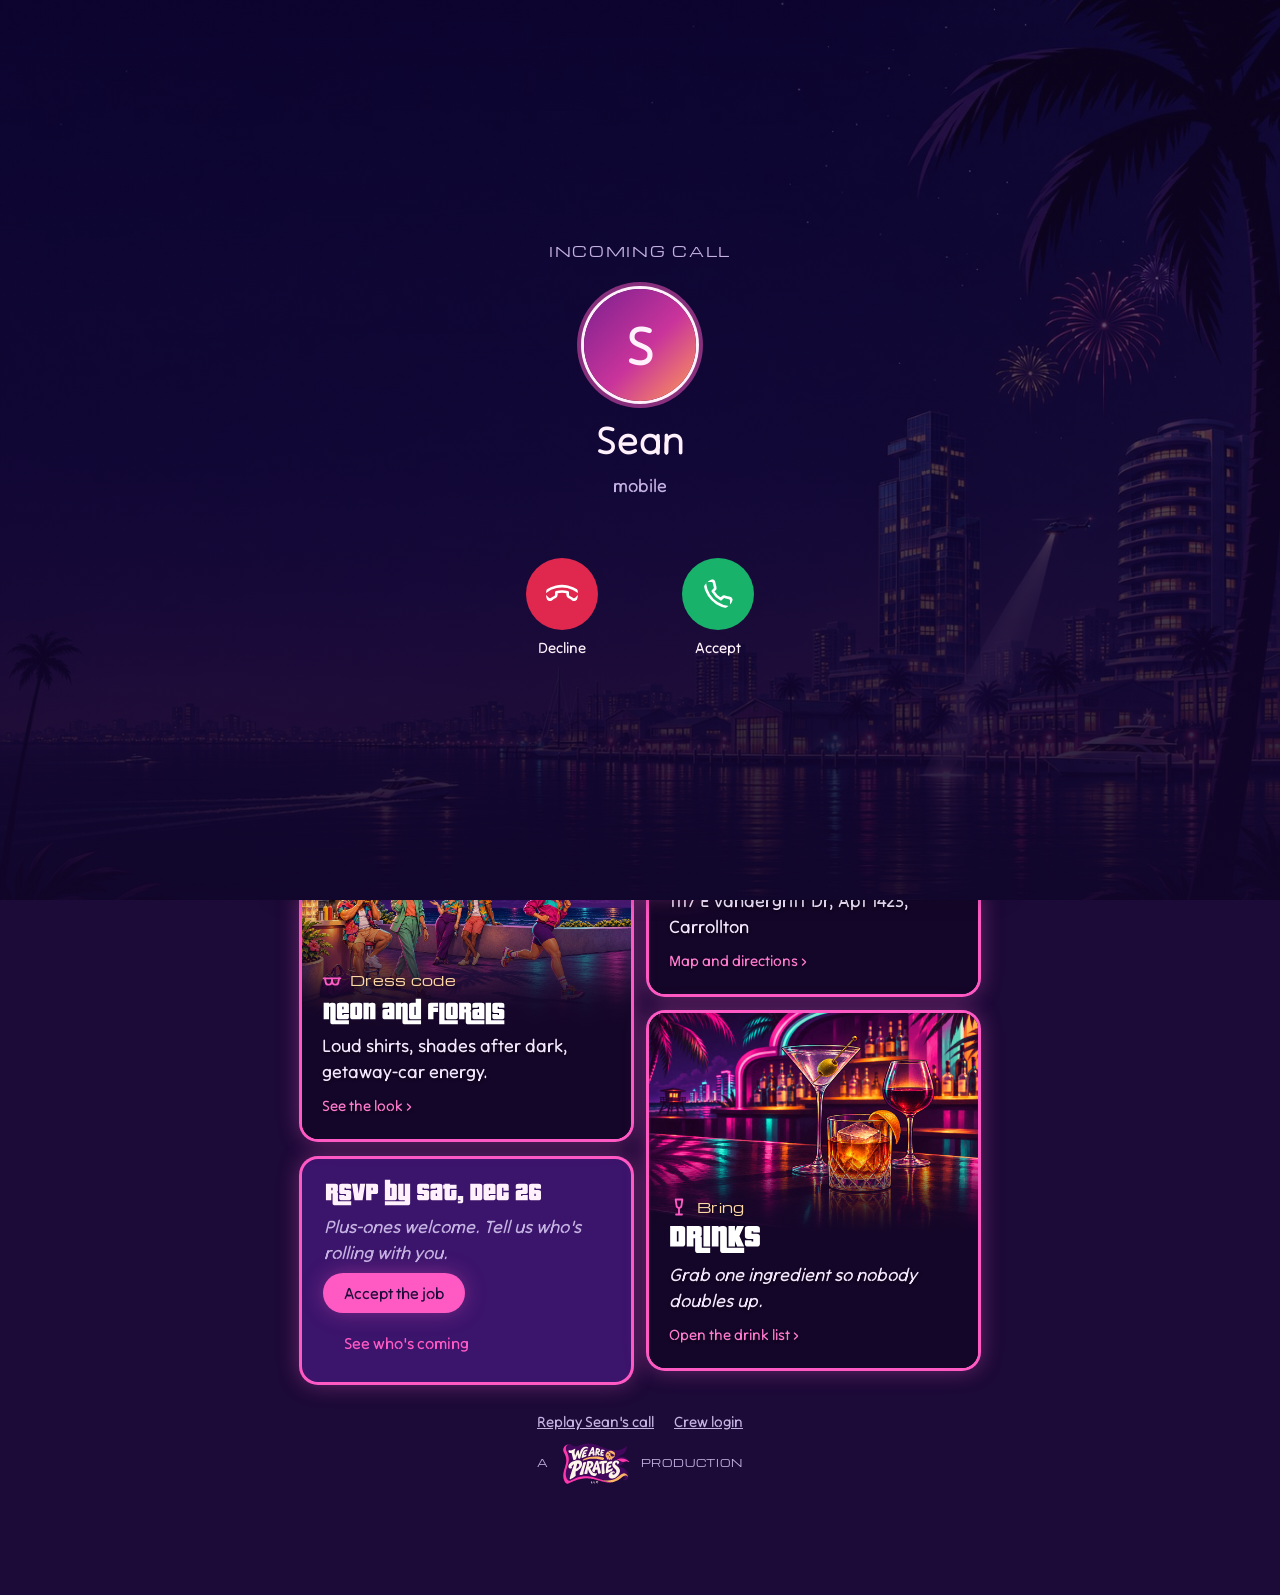
<file: index.html>
<!doctype html>
<html lang="en" data-theme="night">
<head>
<meta charset="utf-8">
<meta name="viewport" content="width=device-width, initial-scale=1, viewport-fit=cover">
<title>Steal 2027: Let's Take 2027 Together!</title>
<meta name="description" content="New Year's Eve at Sean and Grace's. RSVP, claim a drink from the game, and get directions.">
<meta property="og:type" content="website">
<meta property="og:site_name" content="Steal 2027">
<meta property="og:url" content="https://steal-2027.pages.dev/">
<meta property="og:title" content="Let's Take 2027 Together!">
<meta property="og:description" content="One last job before midnight. Dec 31 at Sean and Grace's. RSVP, pick your drinks and get directions.">
<meta property="og:image" content="https://steal-2027.pages.dev/assets/img/share.jpg?v=3">
<meta property="og:image:width" content="1200">
<meta property="og:image:height" content="630">
<meta property="og:image:alt" content="Steal 2027 in GTA-style lettering over a neon Vice City skyline with fireworks. One last job before midnight, Dec 31, 9 PM.">
<meta name="twitter:card" content="summary_large_image">
<meta name="twitter:title" content="Let's Take 2027 Together!">
<meta name="twitter:description" content="One last job before midnight. Dec 31 at Sean and Grace's.">
<meta name="twitter:image" content="https://steal-2027.pages.dev/assets/img/share.jpg?v=3">
<meta name="theme-color" content="#1c0a38">
<meta name="apple-mobile-web-app-capable" content="yes">
<meta name="apple-mobile-web-app-status-bar-style" content="black-translucent">
<meta name="apple-mobile-web-app-title" content="Steal 2027">
<link rel="manifest" href="manifest.webmanifest">
<link rel="icon" href="assets/icons/icon-192.png" type="image/png">
<link rel="apple-touch-icon" href="assets/icons/apple-touch-icon.png">
<link rel="preconnect" href="https://fonts.googleapis.com">
<link rel="stylesheet" href="https://fonts.googleapis.com/css2?family=Michroma&family=Tilt+Neon&family=Yellowtail&display=swap">
<link rel="stylesheet" href="styles.css?v=20261127a">
</head>
<body>
<div class="call" id="call" hidden aria-live="polite">
  <div class="call-ring" id="call-ring">
    <p class="label call-top" id="call-status">Incoming call</p>
    <div class="call-avatar" aria-hidden="true">S</div>
    <p class="call-name">Sean</p>
    <p class="call-sub" id="call-sub">mobile</p>
    <div class="call-actions">
      <button type="button" class="call-btn decline" id="call-decline" aria-label="Decline call"><svg viewBox="0 0 24 24" aria-hidden="true"><path d="M22 16.92v3a2 2 0 0 1-2.18 2 19.79 19.79 0 0 1-8.63-3.07 19.5 19.5 0 0 1-6-6 19.79 19.79 0 0 1-3.07-8.67A2 2 0 0 1 4.11 2h3a2 2 0 0 1 2 1.72 12.84 12.84 0 0 0 .7 2.81 2 2 0 0 1-.45 2.11L8.09 9.91a16 16 0 0 0 6 6l1.27-1.27a2 2 0 0 1 2.11-.45 12.84 12.84 0 0 0 2.81.7A2 2 0 0 1 22 16.92z"></path></svg><span>Decline</span></button>
      <button type="button" class="call-btn accept" id="call-accept" aria-label="Accept call"><svg viewBox="0 0 24 24" aria-hidden="true"><path d="M22 16.92v3a2 2 0 0 1-2.18 2 19.79 19.79 0 0 1-8.63-3.07 19.5 19.5 0 0 1-6-6 19.79 19.79 0 0 1-3.07-8.67A2 2 0 0 1 4.11 2h3a2 2 0 0 1 2 1.72 12.84 12.84 0 0 0 .7 2.81 2 2 0 0 1-.45 2.11L8.09 9.91a16 16 0 0 0 6 6l1.27-1.27a2 2 0 0 1 2.11-.45 12.84 12.84 0 0 0 2.81.7A2 2 0 0 1 22 16.92z"></path></svg><span>Accept</span></button>
    </div>
  </div>
  <div class="call-chat" id="call-chat" hidden>
    <p class="label call-top">Sean &middot; connected</p>
    <ol class="bubbles" id="bubbles"></ol>
    <button type="button" class="btn btn-primary call-go" id="call-go" hidden>I'm in. Show me the job</button>
  </div>
</div>
<div class="app">
<header class="page topbar-wrap">
  <div class="topbar">
    <span class="mission-tag" id="mission-tag" role="img" aria-label="New mission"><img class="art-night mt-main" src="assets/img/missions/new-mission-night.png" alt=""><img class="art-day mt-main" src="assets/img/missions/new-mission-day.png" alt=""><img class="art-night mt-side" src="assets/img/missions/side-mission-night.png" alt=""><img class="art-day mt-side" src="assets/img/missions/side-mission-day.png" alt=""><img class="art-night mt-suit" src="assets/img/missions/suit-up-night.png" alt=""><img class="art-day mt-suit" src="assets/img/missions/suit-up-day.png" alt=""><img class="art-night mt-rv" src="assets/img/missions/rendezvous-night.png" alt=""><img class="art-day mt-rv" src="assets/img/missions/rendezvous-day.png" alt=""></span>
    <button class="theme-btn" id="theme-toggle" type="button" aria-label="Switch to day"><img class="theme-icon theme-sun" src="assets/img/theme-sun.png" alt="" width="52" height="52"><img class="theme-icon theme-moon" src="assets/img/theme-moon.png" alt="" width="52" height="52" onerror="this.closest('button').classList.add('no-moon')"><span class="theme-fallback" aria-hidden="true">Night</span></button>
  </div>
</header>

<main>

<!-- ================= HOME ================= -->
<section class="view page" id="view-home" aria-label="Home">
  <section class="hero">
    <p class="script">A New Year's Eve job, hosted by Sean and Grace</p>
    <h1 class="title-wrap"><svg viewBox="-51 -51 3091 1750" role="img" aria-label="Steal 2027" class="title-art" style="overflow: visible">
<defs>
<linearGradient id="t-steal-grad" x1="0" y1="0" x2="1" y2="1">
<stop offset="0" style="stop-color: var(--art-4)"></stop>
<stop offset="0.5" style="stop-color: var(--art-3)"></stop>
<stop offset="1" style="stop-color: var(--art-2)"></stop>
</linearGradient>
<g id="t-steal-word">
<path transform="translate(1.1999988555908203 -403.199951171875)" fill-rule="nonzero" d="M153.600006103516,433.199951171875L464.400024414063,433.199951171875C547.200012207031,433.199951171875,589.200012207031,465.599975585938,589.200012207031,530.399963378906L589.200012207031,672 339.600006103516,672 339.600006103516,627.599975585938C339.600006103516,626.399963378906,338.400024414063,625.199951171875,337.200012207031,625.199951171875L280.800018310547,625.199951171875C279.600006103516,625.199951171875,278.400024414063,626.399963378906,278.400024414063,627.599975585938L278.400024414063,718.799987792969C278.400024414063,720,279.600006103516,721.199951171875,280.800018310547,721.199951171875L464.400024414063,721.199951171875C547.200012207031,721.199951171875,589.200012207031,752.400024414063,589.200012207031,816L589.200012207031,1105.19995117188C589.200012207031,1168.80004882813,547.200012207031,1200,464.400024414063,1200L153.600006103516,1200C70.8000030517578,1200,28.8000011444092,1168.80004882813,28.8000011444092,1105.19995117188L28.8000011444092,961.200012207031 278.400024414063,961.200012207031 278.400024414063,1006.79998779297C278.400024414063,1008,279.600006103516,1009.20001220703,280.800018310547,1009.20001220703L337.200012207031,1009.20001220703C338.400024414063,1009.20001220703,339.600006103516,1008,339.600006103516,1006.79998779297L339.600006103516,915.599975585938C339.600006103516,914.400024414063,338.400024414063,913.199951171875,337.200012207031,913.199951171875L153.600006103516,913.199951171875C70.8000030517578,913.199951171875,28.8000011444092,880.799987792969,28.8000011444092,816L28.8000011444092,530.399963378906C28.8000011444092,465.599975585938,70.8000030517578,433.199951171875,153.600006103516,433.199951171875z M686.400024414063,433.199951171875L936,433.199951171875 936,482.399963378906 1246.80004882813,482.399963378906 1246.80004882813,672 936,672 936,1006.79998779297C936,1008,937.200012207031,1009.20001220703,938.400024414063,1009.20001220703L996,1009.20001220703C997.200012207031,1009.20001220703,998.400024414063,1008,998.400024414063,1006.79998779297L998.400024414063,721.199951171875 1246.80004882813,721.199951171875 1246.80004882813,1105.19995117188C1246.80004882813,1168.80004882813,1204.80004882813,1200,1122,1200L811.200012207031,1200C728.400024414063,1200,686.400024414063,1168.80004882813,686.400024414063,1105.19995117188L686.400024414063,672 625.200012207031,672 625.200012207031,482.399963378906 686.400024414063,482.399963378906 686.400024414063,433.199951171875z M1557.60009765625,625.199951171875C1556.40002441406,625.199951171875,1555.20007324219,626.399963378906,1555.20007324219,627.599975585938L1555.20007324219,734.400024414063 1616.40002441406,734.400024414063 1616.40002441406,627.599975585938C1616.40002441406,626.399963378906,1615.20007324219,625.199951171875,1614,625.199951171875L1557.60009765625,625.199951171875z M1430.40002441406,433.199951171875L1741.20007324219,433.199951171875C1824,433.199951171875,1866,465.599975585938,1866,530.399963378906L1866,913.199951171875 1555.20007324219,913.199951171875 1555.20007324219,1006.79998779297C1555.20007324219,1008,1556.40002441406,1009.20001220703,1557.60009765625,1009.20001220703L1614,1009.20001220703C1615.20007324219,1009.20001220703,1616.40002441406,1008,1616.40002441406,1006.79998779297L1616.40002441406,961.200012207031 1866,961.200012207031 1866,1105.19995117188C1866,1168.80004882813,1824,1200,1741.20007324219,1200L1430.40002441406,1200C1347.60009765625,1200,1305.60009765625,1168.80004882813,1305.60009765625,1105.19995117188L1305.60009765625,530.399963378906C1305.60009765625,465.599975585938,1347.60009765625,433.199951171875,1430.40002441406,433.199951171875z M2175.60009765625,889.199951171875C2174.40014648438,889.199951171875,2173.2001953125,890.400024414063,2173.2001953125,891.599975585938L2173.2001953125,1006.79998779297C2173.2001953125,1008,2174.40014648438,1009.20001220703,2175.60009765625,1009.20001220703L2234.40014648438,1009.20001220703 2234.40014648438,889.199951171875 2175.60009765625,889.199951171875z M2048.40014648438,433.199951171875L2359.2001953125,433.199951171875C2442,433.199951171875,2484,465.599975585938,2484,530.399963378906L2484,1200 2048.40014648438,1200C1965.60009765625,1200,1923.60009765625,1168.80004882813,1923.60009765625,1105.19995117188L1923.60009765625,816C1923.60009765625,752.400024414063,1965.60009765625,721.199951171875,2048.40014648438,721.199951171875L2234.40014648438,721.199951171875 2234.40014648438,627.599975585938C2234.40014648438,626.399963378906,2233.2001953125,625.199951171875,2232,625.199951171875L2175.60009765625,625.199951171875C2174.40014648438,625.199951171875,2173.2001953125,626.399963378906,2173.2001953125,627.599975585938L2173.2001953125,672 1923.60009765625,672 1923.60009765625,530.399963378906C1923.60009765625,465.599975585938,1965.60009765625,433.199951171875,2048.40014648438,433.199951171875z M2545.19995117188,433.199951171875L2794.80004882813,433.199951171875 2794.80004882813,1009.20001220703 2956.80004882813,1009.20001220703 2956.80004882813,1200 2545.19995117188,1200 2545.19995117188,433.199951171875z"></path>
<path transform="translate(261.00002574920654 417.60009765625)" fill-rule="nonzero" d="M154.800003051758,433.199951171875L465.600006103516,433.199951171875C548.400024414063,433.199951171875,590.400024414063,465.599975585938,590.400024414063,530.399963378906L590.400024414063,816C590.400024414063,880.799987792969,548.400024414063,913.199951171875,465.600006103516,913.199951171875L282,913.199951171875C280.800018310547,913.199951171875,279.600006103516,914.400024414063,279.600006103516,915.599975585938L279.600006103516,1009.20001220703 340.800018310547,1009.20001220703 340.800018310547,961.200012207031 590.400024414063,961.200012207031 590.400024414063,1200 29.9999961853027,1200 29.9999961853027,816C30.0000019073486,752.400024414063,72,721.199951171875,154.800003051758,721.199951171875L338.400024414063,721.199951171875C339.600006103516,721.199951171875,340.800018310547,720,340.800018310547,718.799987792969L340.800018310547,627.599975585938C340.800018310547,626.399963378906,339.600006103516,625.199951171875,338.400024414063,625.199951171875L282,625.199951171875C280.800018310547,625.199951171875,279.600006103516,626.399963378906,279.600006103516,627.599975585938L279.600006103516,672 29.9999961853027,672 29.9999961853027,530.399963378906C30.0000019073486,465.599975585938,72,433.199951171875,154.800003051758,433.199951171875z M901.200073242188,625.199951171875C900,625.199951171875,898.800048828125,626.399963378906,898.800048828125,627.599975585938L898.800048828125,1006.79998779297C898.800048828125,1008,900,1009.20001220703,901.200073242188,1009.20001220703L957.600036621094,1009.20001220703C958.800048828125,1009.20001220703,960,1008,960,1006.79998779297L960,627.599975585938C960,626.399963378906,958.800048828125,625.199951171875,957.600036621094,625.199951171875L901.200073242188,625.199951171875z M774,433.199951171875L1084.80004882813,433.199951171875C1167.60009765625,433.199951171875,1209.60009765625,465.599975585938,1209.60009765625,530.399963378906L1209.60009765625,1105.19995117188C1209.60009765625,1168.80004882813,1167.60009765625,1200,1084.80004882813,1200L774,1200C691.200012207031,1200,649.200012207031,1168.80004882813,649.200012207031,1105.19995117188L649.200012207031,530.399963378906C649.200012207031,465.599975585938,691.200012207031,433.199951171875,774,433.199951171875z M1393.20007324219,433.199951171875L1704,433.199951171875C1786.80004882813,433.199951171875,1828.80004882813,465.599975585938,1828.80004882813,530.399963378906L1828.80004882813,816C1828.80004882813,880.799987792969,1786.80004882813,913.199951171875,1704,913.199951171875L1520.40002441406,913.199951171875C1519.20007324219,913.199951171875,1518,914.400024414063,1518,915.599975585938L1518,1009.20001220703 1579.20007324219,1009.20001220703 1579.20007324219,961.200012207031 1828.80004882813,961.200012207031 1828.80004882813,1200 1268.40002441406,1200 1268.40002441406,816C1268.40002441406,752.400024414063,1310.40002441406,721.199951171875,1393.20007324219,721.199951171875L1576.80004882813,721.199951171875C1578,721.199951171875,1579.20007324219,720,1579.20007324219,718.799987792969L1579.20007324219,627.599975585938C1579.20007324219,626.399963378906,1578,625.199951171875,1576.80004882813,625.199951171875L1520.40002441406,625.199951171875C1519.20007324219,625.199951171875,1518,626.399963378906,1518,627.599975585938L1518,672 1268.40002441406,672 1268.40002441406,530.399963378906C1268.40002441406,465.599975585938,1310.40002441406,433.199951171875,1393.20007324219,433.199951171875z M1875.60009765625,433.199951171875L2436,433.199951171875 2436,610.799987792969 2139.60009765625,1200 1881.60009765625,1200 2194.80004882813,625.199951171875 1875.60009765625,625.199951171875 1875.60009765625,433.199951171875z"></path>
</g>
</defs>
<use href="#t-steal-word" style="fill: url(#t-steal-grad); stroke: url(#t-steal-grad); stroke-width: 90; stroke-linejoin: round"></use>
<use href="#t-steal-word" style="fill: #000000; stroke: #000000; stroke-width: 40; stroke-linejoin: round"></use>
<use href="#t-steal-word" style="fill: #ffffff; stroke: #ffffff; stroke-width: 5; stroke-linejoin: round"></use>
</svg></h1>
    <p class="hero-lead" id="hero-lead">One last job before midnight.<br>Leave 2026 in the rearview.</p>
  </section>

  <div class="ticker" id="ticker" hidden>
    <span class="ticker-live"><span class="ticker-dot" aria-hidden="true"></span>Live</span>
    <p class="sr-only" id="ticker-sr" aria-live="polite"></p>
    <div class="ticker-window" aria-hidden="true">
      <div class="ticker-track" id="ticker-track"></div>
    </div>
  </div>

  <div class="grid2 home-cards">
    <div class="card side-art-card when-art" role="group" aria-label="When">
      <span class="sr-only">A desk calendar with December 31st circled.</span>
      <div class="card-head"><svg viewBox="0 0 24 24" aria-hidden="true"><circle cx="12" cy="12" r="9"></circle><path d="M12 7v5l3 2"></path></svg><span class="label">When</span></div>
      <h2><span class="pd" role="img" aria-label="Thu, Dec 31" style="width: 120px; height: 27px; -webkit-mask-image: url('assets/headers/02-thu-dec-31.svg'); mask-image: url('assets/headers/02-thu-dec-31.svg')"></span></h2>
      <p style="margin: 0">9 PM until<br>2027 shows up</p>
    </div>
    <a class="card card-link art-card place-art" href="#location">
      <span class="art-bg" role="img" aria-label="A red-brick apartment building at golden hour under a big shade tree, with a black hatchback parked out front and a porch full of flowers."></span>
      <div class="look-body art-body">
        <div class="card-head"><svg viewBox="0 0 24 24" aria-hidden="true"><path d="M12 21s-7-6.2-7-11.5A7 7 0 0 1 19 9.5C19 14.8 12 21 12 21z"></path><circle cx="12" cy="9.5" r="2.5"></circle></svg><span class="label">Where</span></div>
        <h2><span class="pd" role="img" aria-label="Our place" style="width: 107px; height: 23px; -webkit-mask-image: url('assets/headers/03-our-place.svg'); mask-image: url('assets/headers/03-our-place.svg')"></span></h2>
        <p class="muted" style="margin: 0">1117 E Vandergriff Dr, Apt 1423, Carrollton</p>
        <span class="go">Map and directions</span>
      </div>
    </a>
    <a class="card card-link art-card" href="#dress-code">
      <span class="art-bg crew-art" role="img" aria-label="The crew on a beachfront boardwalk in neon and florals: tropical-print shirts, a mint linen suit, and a magenta windbreaker with bike shorts."></span>
      <div class="look-body art-body">
        <div class="card-head"><svg viewBox="0 0 24 24" aria-hidden="true"><path d="M2 10h20"></path><path d="M3.5 10l1 5a3 3 0 0 0 3 2.5h1a3 3 0 0 0 3-2.6l.5-3"></path><path d="M20.5 10l-1 5a3 3 0 0 1-3 2.5h-1a3 3 0 0 1-3-2.6l-.5-3"></path></svg><span class="label">Dress code</span></div>
        <h2><span class="pd" role="img" aria-label="Neon and florals" style="width: 184px; height: 27px; -webkit-mask-image: url('assets/headers/04-neon-and-florals.svg'); mask-image: url('assets/headers/04-neon-and-florals.svg')"></span></h2>
        <p class="muted" style="margin: 0">Loud shirts, shades after dark, getaway-car energy.</p>
        <span class="go">See the look</span>
      </div>
    </a>
    <a class="card card-link art-card drinks-art" href="#drinks">
      <span class="art-bg" role="img" aria-label="Drinks lined up on a beachfront bar: a frozen piña colada, a margarita and a beer by day, or a martini, an old fashioned and red wine under neon at night."></span>
      <div class="look-body art-body">
        <div class="card-head"><svg viewBox="0 0 24 24" aria-hidden="true"><path d="M8 3h8l-1 7a3 3 0 0 1-6 0z"></path><path d="M12 13v7"></path><path d="M8.5 21h7"></path></svg><span class="label">Bring</span></div>
        <h2><span class="pd" role="img" aria-label="Drinks" style="width: 92px; height: 29px; -webkit-mask-image: url('assets/headers/25-drinks.svg'); mask-image: url('assets/headers/25-drinks.svg')"></span></h2>
        <p class="muted instruct" style="margin: 0">Grab one ingredient so nobody doubles up.</p>
        <span class="go">Open the drink list</span>
      </div>
    </a>
    <section class="card rsvp-card" aria-labelledby="rsvp-h">
      <h2 id="rsvp-h"><span class="pd" role="img" aria-label="RSVP by Sat, Dec 26" style="width: 219px; height: 27px; -webkit-mask-image: url('assets/headers/06-rsvp-by-sat-dec-26.svg'); mask-image: url('assets/headers/06-rsvp-by-sat-dec-26.svg')"></span></h2>
      <p class="muted instruct" style="margin: 0" id="rsvp-card-text">Plus-ones welcome. Tell us who's rolling with you.</p>
      <div class="row"><button class="btn btn-primary" type="button" data-open-rsvp>Accept the job</button><button class="btn btn-quiet" type="button" data-open-guests>See who's coming</button></div>
    </section>
  </div>

  <footer class="site-foot"><button type="button" class="link-btn" id="replay-call">Replay Sean's call</button><a href="admin.html">Crew login</a></footer>
  <p class="credit" id="credit"><span>A</span><a class="credit-logo" href="https://wearepiratesllc.com" target="_blank" rel="noopener" aria-label="We Are Pirates LLC (opens in a new tab)"><img class="art-night" src="assets/img/we-are-pirates-night.svg" alt=""><img class="art-day" src="assets/img/we-are-pirates-day.svg" alt=""></a><span>production</span></p>
</section>

<!-- ================= DRESS CODE ================= -->
<section class="view page" id="view-dress-code" aria-label="Dress code" hidden>
  <section class="banner">
    <p class="script">Dress code</p>
    <h1 class="title-wrap" style="width: min(400px, 70%)"><svg viewBox="-56 -56 3509 616" role="img" aria-label="Neon and florals" class="title-art" style="overflow: visible">
<defs>
<linearGradient id="t-dress-grad" x1="0" y1="0" x2="1" y2="1">
<stop offset="0" style="stop-color: var(--art-4)"></stop>
<stop offset="0.5" style="stop-color: var(--art-3)"></stop>
<stop offset="1" style="stop-color: var(--art-2)"></stop>
</linearGradient>
<g id="t-dress-word">
<path transform="translate(-0.47999954223632813 -84.480010986328125)" fill-rule="nonzero" d="M360.959991455078,250.080001831055C360.47998046875,250.080001831055,360,250.559997558594,360,251.040008544922L360,293.760009765625 384.47998046875,293.760009765625 384.47998046875,251.040008544922C384.47998046875,250.559997558594,384,250.080001831055,383.519989013672,250.080001831055L360.959991455078,250.080001831055z M310.079986572266,173.279998779297L434.399993896484,173.279998779297C467.519989013672,173.279998779297,484.319976806641,186.240020751953,484.319976806641,212.160003662109L484.319976806641,365.279998779297 360,365.279998779297 360,402.720001220703C360,403.200012207031,360.47998046875,403.679992675781,360.959991455078,403.679992675781L383.519989013672,403.679992675781C384,403.679992675781,384.47998046875,403.200012207031,384.47998046875,402.720001220703L384.47998046875,384.480010986328 484.319976806641,384.480010986328 484.319976806641,442.080017089844C484.319976806641,467.519989013672,467.519989013672,480,434.399993896484,480L310.079986572266,480C276.959991455078,480,260.160003662109,467.519989013672,260.160003662109,442.080017089844L260.160003662109,212.160003662109C260.160003662109,186.240020751953,276.959991455078,173.279998779297,310.079986572266,173.279998779297z M12.4799995422363,173.279998779297L112.319999694824,173.279998779297 112.319999694824,192.959991455078C129.119995117188,180 154.080001831055,173.279998779297 186.720001220703,173.279998779297 219.839996337891,173.279998779297 236.639999389648,186.240020751953 236.639999389648,212.160003662109L236.639999389648,498.239990234375C236.639999389648,498.720001220703,237.119995117188,499.200012207031,237.599990844727,499.200012207031L484.319976806641,499.200012207031 484.319976806641,575.52001953125 187.199996948242,575.52001953125C153.599990844727,575.52001953125,136.800003051758,563.039978027344,136.800003051758,537.599975585938L136.800003051758,251.040008544922C136.800003051758,250.559997558594,136.31999206543,250.080001831055,135.839996337891,250.080001831055L113.279998779297,250.080001831055C112.799995422363,250.080001831055,112.319999694824,250.559997558594,112.319999694824,251.040008544922L112.319999694824,480 12.4799995422363,480 12.4799995422363,173.279998779297z M608.159973144531,250.080001831055C607.679992675781,250.080001831055,607.200012207031,250.559997558594,607.200012207031,251.040008544922L607.200012207031,402.720001220703C607.200012207031,403.200012207031,607.679992675781,403.679992675781,608.159973144531,403.679992675781L630.719970703125,403.679992675781C631.200012207031,403.679992675781,631.679992675781,403.200012207031,631.679992675781,402.720001220703L631.679992675781,251.040008544922C631.679992675781,250.559997558594,631.200012207031,250.080001831055,630.719970703125,250.080001831055L608.159973144531,250.080001831055z M557.279968261719,173.279998779297L681.599975585938,173.279998779297C714.719970703125,173.279998779297,731.52001953125,186.240020751953,731.52001953125,212.160003662109L731.52001953125,442.080017089844C731.52001953125,467.519989013672,714.719970703125,480,681.599975585938,480L557.279968261719,480C524.159973144531,480,507.359985351563,467.519989013672,507.359985351563,442.080017089844L507.359985351563,212.160003662109C507.359985351563,186.240020751953,524.159973144531,173.279998779297,557.279968261719,173.279998779297z M755.519958496094,173.279998779297L855.359985351563,173.279998779297 855.359985351563,192.959991455078C872.159973144531,180 897.119995117188,173.279998779297 929.760009765625,173.279998779297 962.880004882813,173.279998779297 979.679992675781,186.240020751953 979.679992675781,212.160003662109L979.679992675781,480 879.839965820313,480 879.839965820313,251.040008544922C879.839965820313,250.559997558594,879.359985351563,250.080001831055,878.880004882813,250.080001831055L856.319946289063,250.080001831055C855.839965820313,250.080001831055,855.359985351563,250.559997558594,855.359985351563,251.040008544922L855.359985351563,480 755.519958496094,480 755.519958496094,173.279998779297z M1211.03991699219,355.679992675781C1210.55993652344,355.679992675781,1210.07995605469,356.160003662109,1210.07995605469,356.640014648438L1210.07995605469,402.720001220703C1210.07995605469,403.200012207031,1210.55993652344,403.679992675781,1211.03991699219,403.679992675781L1234.55993652344,403.679992675781 1234.55993652344,355.679992675781 1211.03991699219,355.679992675781z M1160.15991210938,173.279998779297L1284.47998046875,173.279998779297C1317.59997558594,173.279998779297,1334.39990234375,186.240020751953,1334.39990234375,212.160003662109L1334.39990234375,480 1160.15991210938,480C1127.03991699219,480,1110.23999023438,467.519989013672,1110.23999023438,442.080017089844L1110.23999023438,326.400024414063C1110.23999023438,300.960021972656,1127.03991699219,288.480010986328,1160.15991210938,288.480010986328L1234.55993652344,288.480010986328 1234.55993652344,251.040008544922C1234.55993652344,250.559997558594,1234.07995605469,250.080001831055,1233.59997558594,250.080001831055L1211.03991699219,250.080001831055C1210.55993652344,250.080001831055,1210.07995605469,250.559997558594,1210.07995605469,251.040008544922L1210.07995605469,268.799987792969 1110.23999023438,268.799987792969 1110.23999023438,212.160003662109C1110.23999023438,186.240020751953,1127.03991699219,173.279998779297,1160.15991210938,173.279998779297z M1707.35998535156,250.080001831055C1706.88000488281,250.080001831055,1706.40002441406,250.559997558594,1706.40002441406,251.040008544922L1706.40002441406,402.720001220703C1706.40002441406,403.200012207031,1706.88000488281,403.679992675781,1707.35998535156,403.679992675781L1730.88000488281,403.679992675781 1730.88000488281,250.080001831055 1707.35998535156,250.080001831055z M1358.88000488281,173.279998779297L1458.71997070313,173.279998779297 1458.71997070313,192.959991455078C1475.52001953125,180 1500.47998046875,173.279998779297 1533.11999511719,173.279998779297 1566.23999023438,173.279998779297 1583.0400390625,186.240020751953 1583.0400390625,212.160003662109L1583.0400390625,498.239990234375C1583.0400390625,498.720001220703,1583.52001953125,499.200012207031,1584,499.200012207031L1830.71997070313,499.200012207031 1830.71997070313,575.52001953125 1533.59997558594,575.52001953125C1500,575.52001953125,1483.20007324219,563.039978027344,1483.20007324219,537.599975585938L1483.20007324219,251.040008544922C1483.20007324219,250.559997558594,1482.71997070313,250.080001831055,1482.23999023438,250.080001831055L1459.68005371094,250.080001831055C1459.20007324219,250.080001831055,1458.71997070313,250.559997558594,1458.71997070313,251.040008544922L1458.71997070313,480 1358.88000488281,480 1358.88000488281,173.279998779297z M1730.88000488281,96.4800109863281L1830.71997070313,96.4800109863281 1830.71997070313,480 1656.47998046875,480C1621.92004394531,480,1606.56005859375,467.519989013672,1606.56005859375,442.080017089844L1606.56005859375,212.160003662109C1606.56005859375,186.240020751953,1623.35998535156,173.279998779297,1656.47998046875,173.279998779297L1730.88000488281,173.279998779297 1730.88000488281,96.4800109863281z M2012.16003417969,173.279998779297L2149.43994140625,173.279998779297 2149.43994140625,250.080001831055 2063.0400390625,250.080001831055C2062.56005859375,250.080001831055,2062.080078125,250.559997558594,2062.080078125,251.040008544922L2062.080078125,268.799987792969 2148.47998046875,268.799987792969 2148.47998046875,345.600006103516 2062.080078125,345.600006103516 2062.080078125,480 1962.23999023438,480 1962.23999023438,212.160003662109C1962.23999023438,186.720001220703,1979.0400390625,173.279998779297,2012.16003417969,173.279998779297z M2393.759765625,250.080001831055C2393.27978515625,250.080001831055,2392.7998046875,250.559997558594,2392.7998046875,251.040008544922L2392.7998046875,402.720001220703C2392.7998046875,403.200012207031,2393.27978515625,403.679992675781,2393.759765625,403.679992675781L2416.31982421875,403.679992675781C2416.7998046875,403.679992675781,2417.27978515625,403.200012207031,2417.27978515625,402.720001220703L2417.27978515625,251.040008544922C2417.27978515625,250.559997558594,2416.7998046875,250.080001831055,2416.31982421875,250.080001831055L2393.759765625,250.080001831055z M2342.8798828125,173.279998779297L2467.19995117188,173.279998779297C2500.31982421875,173.279998779297,2517.11987304688,186.240020751953,2517.11987304688,212.160003662109L2517.11987304688,442.080017089844C2517.11987304688,467.519989013672,2500.31982421875,480,2467.19995117188,480L2342.8798828125,480C2309.759765625,480,2292.9599609375,467.519989013672,2292.9599609375,442.080017089844L2292.9599609375,212.160003662109C2292.9599609375,186.240020751953,2309.759765625,173.279998779297,2342.8798828125,173.279998779297z M2169.11987304688,173.279998779297L2268.9599609375,173.279998779297 2268.9599609375,499.200012207031 2517.11987304688,499.200012207031 2517.11987304688,575.52001953125 2169.11987304688,575.52001953125 2169.11987304688,173.279998779297z M2889.59985351563,355.679992675781C2889.11987304688,355.679992675781,2888.63989257813,356.160003662109,2888.63989257813,356.640014648438L2888.63989257813,402.720001220703C2888.63989257813,403.200012207031,2889.11987304688,403.679992675781,2889.59985351563,403.679992675781L2913.11987304688,403.679992675781 2913.11987304688,355.679992675781 2889.59985351563,355.679992675781z M2640.9599609375,250.080001831055L2640.9599609375,296.160003662109 2664.47998046875,296.160003662109C2664.9599609375,296.160003662109,2665.43994140625,295.679992675781,2665.43994140625,295.200012207031L2665.43994140625,251.040008544922C2665.43994140625,250.559997558594,2664.9599609375,250.080001831055,2664.47998046875,250.080001831055L2640.9599609375,250.080001831055z M2838.71997070313,173.279998779297L2963.03979492188,173.279998779297C2996.15991210938,173.279998779297,3012.9599609375,186.240020751953,3012.9599609375,212.160003662109L3012.9599609375,480 2838.71997070313,480C2805.59985351563,480,2788.7998046875,467.519989013672,2788.7998046875,442.080017089844L2788.7998046875,326.400024414063C2788.7998046875,300.960021972656,2805.59985351563,288.480010986328,2838.71997070313,288.480010986328L2913.11987304688,288.480010986328 2913.11987304688,251.040008544922C2913.11987304688,250.559997558594,2912.63989257813,250.080001831055,2912.15991210938,250.080001831055L2889.59985351563,250.080001831055C2889.11987304688,250.080001831055,2888.63989257813,250.559997558594,2888.63989257813,251.040008544922L2888.63989257813,268.799987792969 2788.7998046875,268.799987792969 2788.7998046875,212.160003662109C2788.7998046875,186.240020751953,2805.59985351563,173.279998779297,2838.71997070313,173.279998779297z M2541.11987304688,173.279998779297L2715.35986328125,173.279998779297C2748.47998046875,173.279998779297,2764.7998046875,186.240020751953,2764.7998046875,212.160003662109L2764.7998046875,301.440002441406C2764.7998046875,316.320007324219 2756.63989257813,324.480010986328 2740.31982421875,326.400024414063 2757.11987304688,328.799987792969 2765.27978515625,336.960021972656 2765.27978515625,351.839996337891L2765.27978515625,498.239990234375C2765.27978515625,498.720001220703,2765.759765625,499.200012207031,2766.23999023438,499.200012207031L3012.9599609375,499.200012207031 3012.9599609375,575.52001953125 2715.35986328125,575.52001953125C2682.23999023438,575.52001953125,2665.43994140625,563.039978027344,2665.43994140625,537.599975585938L2665.43994140625,358.080017089844C2665.43994140625,357.600006103516,2664.9599609375,357.119995117188,2664.47998046875,357.119995117188L2640.9599609375,357.119995117188 2640.9599609375,480 2541.11987304688,480 2541.11987304688,173.279998779297z M3211.19995117188,173.279998779297L3335.52001953125,173.279998779297C3368.63989257813,173.279998779297,3385.43994140625,186.240020751953,3385.43994140625,212.160003662109L3385.43994140625,268.799987792969 3285.59985351563,268.799987792969 3285.59985351563,251.040008544922C3285.59985351563,250.559997558594,3285.11987304688,250.080001831055,3284.63989257813,250.080001831055L3262.080078125,250.080001831055C3261.59985351563,250.080001831055,3261.11987304688,250.559997558594,3261.11987304688,251.040008544922L3261.11987304688,287.52001953125C3261.11987304688,288,3261.59985351563,288.480010986328,3262.080078125,288.480010986328L3335.52001953125,288.480010986328C3368.63989257813,288.480010986328,3385.43994140625,300.960021972656,3385.43994140625,326.400024414063L3385.43994140625,442.080017089844C3385.43994140625,467.519989013672,3368.63989257813,480,3335.52001953125,480L3211.19995117188,480C3178.080078125,480,3161.28002929688,467.519989013672,3161.28002929688,442.080017089844L3161.28002929688,384.480010986328 3261.11987304688,384.480010986328 3261.11987304688,402.720001220703C3261.11987304688,403.200012207031,3261.59985351563,403.679992675781,3262.080078125,403.679992675781L3284.63989257813,403.679992675781C3285.11987304688,403.679992675781,3285.59985351563,403.200012207031,3285.59985351563,402.720001220703L3285.59985351563,366.239990234375C3285.59985351563,365.760009765625,3285.11987304688,365.279998779297,3284.63989257813,365.279998779297L3211.19995117188,365.279998779297C3178.080078125,365.279998779297,3161.28002929688,352.320007324219,3161.28002929688,326.400024414063L3161.28002929688,212.160003662109C3161.28002929688,186.240020751953,3178.080078125,173.279998779297,3211.19995117188,173.279998779297z M3037.43994140625,173.279998779297L3137.28002929688,173.279998779297 3137.28002929688,499.200012207031 3385.43994140625,499.200012207031 3385.43994140625,575.52001953125 3037.43994140625,575.52001953125 3037.43994140625,173.279998779297z"></path>
</g>
</defs>
<use href="#t-dress-word" style="fill: url(#t-dress-grad); stroke: url(#t-dress-grad); stroke-width: 100; stroke-linejoin: round"></use>
<use href="#t-dress-word" style="fill: #000000; stroke: #000000; stroke-width: 45; stroke-linejoin: round"></use>
<use href="#t-dress-word" style="fill: #ffffff; stroke: #ffffff; stroke-width: 5; stroke-linejoin: round"></use>
</svg></h1>
  </section>
  <div class="dress-intro">
    <p class="script dress-lead">Dress to take on 2027.</p>
    <p class="fine-print">These are suggestions, not requirements. Nobody gets turned away for khakis. We will, however, notice.</p>
  </div>

  <div class="grid2 lookbook">
    <section class="card look-card">
      <img class="look-img" src="assets/img/looks/the-look.jpg" width="800" height="1000" loading="lazy" decoding="async" alt="A guy at a neon beach kiosk at night in a loud anthurium-print shirt over a white tank, peach linen shorts, a gold chain, white sneakers and sunglasses pushed up.">
      <div class="look-body">
        <span class="label">The look</span>
        <ul class="chips">
          <li>Loud florals</li><li>Neon brights</li><li>Pastel suits</li><li>Hawaiian shirts</li>
          <li>Aviators after dark</li><li>Gold chains</li><li>Linen and white sneakers</li>
        </ul>
      </div>
    </section>
    <section class="card look-card">
      <img class="look-img" src="assets/img/looks/palette.jpg" width="800" height="1000" loading="lazy" decoding="async" alt="A woman on a boardwalk at night in a magenta and teal windbreaker, violet bike shorts and chunky sneakers, a duffel of flower-print cash over her shoulder.">
      <div class="look-body">
        <span class="label">Palette</span>
        <ul class="swatches" aria-label="Party colors">
          <li><span style="background: #3b146b"></span>Deep violet</li>
          <li><span style="background: #c9349b"></span>Magenta</li>
          <li><span style="background: #f36a78"></span>Coral pink</li>
          <li><span style="background: #ff9b55"></span>Orange</li>
          <li><span style="background: #ffb458"></span>Warm yellow</li>
          <li><span style="background: #4fefdc"></span>Neon teal</li>
        </ul>
      </div>
    </section>
    <section class="card look-card">
      <img class="look-img" src="assets/img/looks/bonus.jpg" width="800" height="1000" loading="lazy" decoding="async" alt="Two getaway partners at sunset in matching tropical-print shirts, one holding car keys and one on a flip phone, a yellow convertible behind them.">
      <div class="look-body">
        <span class="label">Bonus points</span>
        <ul class="tips">
          <li>Coordinate with your getaway partner.</li>
          <li>Glow sticks and light-up anything.</li>
          <li>A prop from the job: duffel bag, fake cash, burner phone.</li>
        </ul>
      </div>
    </section>
    <section class="card look-card">
      <img class="look-img" src="assets/img/looks/practical.jpg" width="800" height="1000" loading="lazy" decoding="async" alt="A woman at golden hour in a relaxed mint linen suit with the sleeves pushed up, a coral tee, aviators and comfortable loafers.">
      <div class="look-body">
        <span class="label">Keep it practical</span>
        <p style="margin: 0">It's a late night on your feet, so wear shoes you can stand in until 2027. Bring a layer for the walk in: it's Texas in December.</p>
      </div>
    </section>
  </div>
</section>

<!-- ================= DRINKS ================= -->
<section class="view page" id="view-drinks" aria-label="Drink list" hidden>
  <section class="banner">
    <p class="script">The drink list</p>
    <h1 class="title-wrap"><svg viewBox="-91 -91 5875 1248" role="img" aria-label="Supply run" class="title-art" style="overflow: visible">
<defs>
<linearGradient id="t-supply-grad" x1="0" y1="0" x2="1" y2="1">
<stop offset="0" style="stop-color: var(--art-4)"></stop>
<stop offset="0.5" style="stop-color: var(--art-3)"></stop>
<stop offset="1" style="stop-color: var(--art-2)"></stop>
</linearGradient>
<g id="t-supply-word">
<path transform="translate(1.1999988555908203 -403.199951171875)" fill-rule="nonzero" d="M153.600006103516,433.199951171875L464.400024414063,433.199951171875C547.200012207031,433.199951171875,589.200012207031,465.599975585938,589.200012207031,530.399963378906L589.200012207031,672 339.600006103516,672 339.600006103516,627.599975585938C339.600006103516,626.399963378906,338.400024414063,625.199951171875,337.200012207031,625.199951171875L280.800018310547,625.199951171875C279.600006103516,625.199951171875,278.400024414063,626.399963378906,278.400024414063,627.599975585938L278.400024414063,718.799987792969C278.400024414063,720,279.600006103516,721.199951171875,280.800018310547,721.199951171875L464.400024414063,721.199951171875C547.200012207031,721.199951171875,589.200012207031,752.400024414063,589.200012207031,816L589.200012207031,1105.19995117188C589.200012207031,1168.80004882813,547.200012207031,1200,464.400024414063,1200L153.600006103516,1200C70.8000030517578,1200,28.8000011444092,1168.80004882813,28.8000011444092,1105.19995117188L28.8000011444092,961.200012207031 278.400024414063,961.200012207031 278.400024414063,1006.79998779297C278.400024414063,1008,279.600006103516,1009.20001220703,280.800018310547,1009.20001220703L337.200012207031,1009.20001220703C338.400024414063,1009.20001220703,339.600006103516,1008,339.600006103516,1006.79998779297L339.600006103516,915.599975585938C339.600006103516,914.400024414063,338.400024414063,913.199951171875,337.200012207031,913.199951171875L153.600006103516,913.199951171875C70.8000030517578,913.199951171875,28.8000011444092,880.799987792969,28.8000011444092,816L28.8000011444092,530.399963378906C28.8000011444092,465.599975585938,70.8000030517578,433.199951171875,153.600006103516,433.199951171875z M648,433.199951171875L897.599975585938,433.199951171875 897.599975585938,1006.79998779297C897.599975585938,1008,898.800048828125,1009.20001220703,900,1009.20001220703L956.400024414063,1009.20001220703C957.599975585938,1009.20001220703,958.800048828125,1008,958.800048828125,1006.79998779297L958.800048828125,433.199951171875 1208.40002441406,433.199951171875 1208.40002441406,1105.19995117188C1208.40002441406,1168.80004882813,1166.40002441406,1200,1083.59997558594,1200L772.799987792969,1200C690,1200,648,1168.80004882813,648,1105.19995117188L648,433.199951171875z M1516.80004882813,625.199951171875L1516.80004882813,1009.20001220703 1575.60009765625,1009.20001220703C1576.80004882813,1009.20001220703,1578,1008,1578,1006.79998779297L1578,627.599975585938C1578,626.399963378906,1576.80004882813,625.199951171875,1575.60009765625,625.199951171875L1516.80004882813,625.199951171875z M1267.20007324219,433.199951171875L1702.80004882813,433.199951171875C1785.60009765625,433.199951171875,1827.60009765625,465.599975585938,1827.60009765625,530.399963378906L1827.60009765625,1105.19995117188C1827.60009765625,1168.80004882813,1789.20007324219,1200,1702.80004882813,1200L1516.80004882813,1200 1516.80004882813,1438.80004882813 1267.20007324219,1438.80004882813 1267.20007324219,433.199951171875z M2137.2001953125,625.199951171875L2137.2001953125,1009.20001220703 2196,1009.20001220703C2197.2001953125,1009.20001220703,2198.40014648438,1008,2198.40014648438,1006.79998779297L2198.40014648438,627.599975585938C2198.40014648438,626.399963378906,2197.2001953125,625.199951171875,2196,625.199951171875L2137.2001953125,625.199951171875z M1887.60009765625,433.199951171875L2323.2001953125,433.199951171875C2406,433.199951171875,2448,465.599975585938,2448,530.399963378906L2448,1105.19995117188C2448,1168.80004882813,2409.60009765625,1200,2323.2001953125,1200L2137.2001953125,1200 2137.2001953125,1438.80004882813 1887.60009765625,1438.80004882813 1887.60009765625,433.199951171875z M2510.39990234375,433.199951171875L2760,433.199951171875 2760,1009.20001220703 2922,1009.20001220703 2922,1200 2510.39990234375,1200 2510.39990234375,433.199951171875z M2968.80004882813,433.199951171875L3218.39990234375,433.199951171875 3218.39990234375,1006.79998779297C3218.39990234375,1008,3219.60009765625,1009.20001220703,3220.80004882813,1009.20001220703L3279.60009765625,1009.20001220703 3279.60009765625,433.199951171875 3529.19995117188,433.199951171875 3529.19995117188,1344C3529.19995117188,1407.59997558594,3487.19995117188,1438.80004882813,3404.39990234375,1438.80004882813L2968.80004882813,1438.80004882813 2968.80004882813,1248 3277.19995117188,1248C3278.39990234375,1248,3279.60009765625,1246.80004882813,3279.60009765625,1245.59997558594L3279.60009765625,1200 3093.60009765625,1200C3010.80004882813,1200,2968.80004882813,1168.80004882813,2968.80004882813,1105.19995117188L2968.80004882813,433.199951171875z M4108.7998046875,625.199951171875L4108.7998046875,740.400024414063 4167.60009765625,740.400024414063C4168.7998046875,740.400024414063,4170,739.199951171875,4170,738L4170,627.599975585938C4170,626.399963378906,4168.7998046875,625.199951171875,4167.60009765625,625.199951171875L4108.7998046875,625.199951171875z M4479.60009765625,433.199951171875L4729.2001953125,433.199951171875 4729.2001953125,1006.79998779297C4729.2001953125,1008,4730.39990234375,1009.20001220703,4731.60009765625,1009.20001220703L4788,1009.20001220703C4789.2001953125,1009.20001220703,4790.39990234375,1008,4790.39990234375,1006.79998779297L4790.39990234375,433.199951171875 5040,433.199951171875 5040,1105.19995117188C5040,1168.80004882813,4998,1200,4915.2001953125,1200L4604.39990234375,1200C4521.60009765625,1200,4479.60009765625,1168.80004882813,4479.60009765625,1105.19995117188L4479.60009765625,433.199951171875z M3859.19995117188,433.199951171875L4294.7998046875,433.199951171875C4377.60009765625,433.199951171875,4418.39990234375,465.599975585938,4418.39990234375,530.399963378906L4418.39990234375,753.599975585938C4418.39990234375,790.799987792969 4398,811.199951171875 4357.2001953125,816 4399.2001953125,822 4419.60009765625,842.400024414063 4419.60009765625,879.599975585938L4419.60009765625,1245.59997558594C4419.60009765625,1246.80004882813,4420.7998046875,1248,4422,1248L5040,1248 5040,1438.80004882813 4294.7998046875,1438.80004882813C4212,1438.80004882813,4170,1407.59997558594,4170,1344L4170,895.199951171875C4170,894,4168.7998046875,892.799987792969,4167.60009765625,892.799987792969L4108.7998046875,892.799987792969 4108.7998046875,1200 3859.19995117188,1200 3859.19995117188,433.199951171875z M5101.2001953125,433.199951171875L5350.7998046875,433.199951171875 5350.7998046875,482.399963378906C5392.7998046875,450 5455.2001953125,433.199951171875 5536.7998046875,433.199951171875 5619.60009765625,433.199951171875 5661.60009765625,465.599975585938 5661.60009765625,530.399963378906L5661.60009765625,1200 5412,1200 5412,627.599975585938C5412,626.399963378906,5410.7998046875,625.199951171875,5409.60009765625,625.199951171875L5353.2001953125,625.199951171875C5352,625.199951171875,5350.7998046875,626.399963378906,5350.7998046875,627.599975585938L5350.7998046875,1200 5101.2001953125,1200 5101.2001953125,433.199951171875z"></path>
</g>
</defs>
<use href="#t-supply-word" style="fill: url(#t-supply-grad); stroke: url(#t-supply-grad); stroke-width: 170; stroke-linejoin: round"></use>
<use href="#t-supply-word" style="fill: #000000; stroke: #000000; stroke-width: 75; stroke-linejoin: round"></use>
<use href="#t-supply-word" style="fill: #ffffff; stroke: #ffffff; stroke-width: 9; stroke-linejoin: round"></use>
</svg></h1>
  </section>
  <div class="dress-intro">
    <p class="script dress-lead">Stock the getaway bar.</p>
    <p class="fine-print">To make this job worth it, everyone's gotta pull their weight.</p>
  </div>
  <p class="status err" id="board-status" role="status"></p>

  <section class="card crew-card" aria-labelledby="crew-h">
    <div class="crew-head">
      <h2 id="crew-h" style="margin: 0; line-height: 0"><span class="pd" role="img" aria-label="The crew" style="width: 160px; height: 40px; -webkit-mask-image: url('assets/headers/28-the-crew.svg'); mask-image: url('assets/headers/28-the-crew.svg')"></span></h2>
      <button class="btn mylist-btn" type="button" id="mylist-open" aria-haspopup="dialog" hidden><svg width="18" height="18" viewBox="0 0 24 24" aria-hidden="true"><path d="M9 6h11M9 12h11M9 18h11"></path><path d="M4 6l1 1 2-2M4 12l1 1 2-2M4 18l1 1 2-2"></path></svg>My list <span class="mylist-count" id="mylist-count">0</span></button>
    </div>
    <div class="heist-meter">
      <div class="heist-score">
        <span class="heist-num"><span id="ready-num">0</span><span class="heist-of">/<span id="ready-total">8</span></span></span>
        <span class="heist-label">drinks ready to pour</span>
      </div>
      <ol class="heist-slots" id="ready-slots" aria-label="0 of 8 drinks ready to pour"></ol>
      <button type="button" class="heist-next" id="ready-next" hidden></button>
    </div>
    <div class="crew-roll">
      <p class="crew-count" id="crew-line">Nobody's on the crew yet</p>
      <ul class="crew-people" id="crew-names" aria-label="Who is bringing what"></ul>
    </div>
  </section>

  <section class="jobs" aria-labelledby="jobs-h">
    <div class="jobs-head">
      <h2 id="jobs-h" class="label" style="margin: 0">Tonight's jobs</h2>
      <p class="small muted instruct" style="margin: 0">Tap everything you'll bring, then hit <span class="neon-word">Bring these</span> at the bottom. Already claimed? You can still bring some too. We've got the ice.</p>
    </div>
    <div class="jobs-list grid2" id="jobs"></div>
  </section>

  <div class="bring-grid grid2">
  <section class="also" aria-labelledby="also-h">
    <h2 id="also-h" class="label" style="margin: 0">Beer run</h2>
    <article class="card also-card" aria-labelledby="beer-h">
      <h3 id="beer-h" class="sr-only">Beer</h3>
      <button type="button" class="big-btn beer-art" id="beer-open" aria-label="Bring beer">
        <img class="beer-photo" src="assets/img/drinks/beer.jpg" alt="" loading="lazy" decoding="async">
        <span class="beer-over">
          <span class="big-btn-text">
            <span class="pd" aria-hidden="true" style="width: 123px; height: 41px; -webkit-mask-image: url('assets/headers/08-beer.svg'); mask-image: url('assets/headers/08-beer.svg')"></span>
            <span class="small instruct">Tap to add your name.</span>
          </span>
          <span class="big-btn-plus" aria-hidden="true"><svg width="18" height="18" viewBox="0 0 24 24"><path d="M12 5v14M5 12h14"></path></svg></span>
        </span>
      </button>
      <div class="roster">
        <p class="roster-count" id="beer-count">Nobody's on beer yet. Be the first.</p>
        <ul class="roster-list" id="beer-list"></ul>
      </div>
    </article>
  </section>

  <section class="also snacks" aria-labelledby="snacks-h">
    <h2 id="snacks-h" class="label" style="margin: 0">Snack run</h2>
    <article class="card also-card" aria-labelledby="wi-h">
      <h3 id="wi-h" class="sr-only">Snacks</h3>
      <button type="button" class="big-btn beer-art" id="wi-open" aria-haspopup="dialog" aria-label="Bring a snack">
        <img class="beer-photo art-day" src="assets/img/drinks/something-else-day.jpg" alt="" loading="lazy" decoding="async">
        <img class="beer-photo art-night" src="assets/img/drinks/something-else-night.jpg" alt="" loading="lazy" decoding="async">
        <span class="beer-over">
          <span class="big-btn-text">
            <span class="pd" aria-hidden="true" style="width: 195px; height: 41px; -webkit-mask-image: url('assets/headers/26-snacks.svg'); mask-image: url('assets/headers/26-snacks.svg')"></span>
            <span class="small">Food, dessert, wine, anything.</span>
          </span>
          <span class="big-btn-plus" aria-hidden="true"><svg width="18" height="18" viewBox="0 0 24 24"><path d="M12 5v14M5 12h14"></path></svg></span>
        </span>
      </button>
      <div class="snack-picks-wrap">
        <ul class="supply-chips snack-picks" aria-label="Quick picks">
          <li><button type="button" class="chip chip-add snack-pick" data-item="Chips and dip"><svg class="chip-plus" width="12" height="12" viewBox="0 0 24 24" aria-hidden="true"><path d="M12 5v14M5 12h14"></path></svg>Chips and dip</button></li>
          <li><button type="button" class="chip chip-add snack-pick" data-item="Dessert"><svg class="chip-plus" width="12" height="12" viewBox="0 0 24 24" aria-hidden="true"><path d="M12 5v14M5 12h14"></path></svg>Dessert</button></li>
          <li><button type="button" class="chip chip-add snack-pick" data-item="Veggie tray"><svg class="chip-plus" width="12" height="12" viewBox="0 0 24 24" aria-hidden="true"><path d="M12 5v14M5 12h14"></path></svg>Veggie tray</button></li>
          <li><button type="button" class="chip chip-add snack-pick" data-item="Cookies"><svg class="chip-plus" width="12" height="12" viewBox="0 0 24 24" aria-hidden="true"><path d="M12 5v14M5 12h14"></path></svg>Cookies</button></li>
          <li><button type="button" class="chip chip-add snack-pick" data-item="Pizza rolls"><svg class="chip-plus" width="12" height="12" viewBox="0 0 24 24" aria-hidden="true"><path d="M12 5v14M5 12h14"></path></svg>Pizza rolls</button></li>
          <li><button type="button" class="chip chip-add snack-pick" data-item="Fruit"><svg class="chip-plus" width="12" height="12" viewBox="0 0 24 24" aria-hidden="true"><path d="M12 5v14M5 12h14"></path></svg>Fruit</button></li>
        </ul>
      </div>
      <div class="roster">
        <p class="roster-count" id="wi-count">No snacks yet. Be the hero.</p>
        <ul class="roster-list" id="writein-list"></ul>
      </div>
    </article>
  </section>
  </div>

  <div id="mission-slot"></div>
</section>

<!-- ================= LOCATION ================= -->
<section class="view page" id="view-location" aria-label="Location" hidden>
  <section class="banner">
    <p class="script">The safehouse</p>
    <h1 class="title-wrap" style="width: min(300px, 60%)"><svg viewBox="-46 -46 2060 519" role="img" aria-label="Our place" class="title-art" style="overflow: visible">
<defs>
<linearGradient id="t-place-grad" x1="0" y1="0" x2="1" y2="1">
<stop offset="0" style="stop-color: var(--art-4)"></stop>
<stop offset="0.5" style="stop-color: var(--art-3)"></stop>
<stop offset="1" style="stop-color: var(--art-2)"></stop>
</linearGradient>
<g id="t-place-word">
<path transform="translate(0.47999954223632813 -161.27999877929688)" fill-rule="nonzero" d="M112.319999694824,250.080001831055C111.839996337891,250.080001831055,111.360000610352,250.559997558594,111.360000610352,251.040008544922L111.360000610352,402.720001220703C111.360000610352,403.200012207031,111.839996337891,403.679992675781,112.319999694824,403.679992675781L134.879989624023,403.679992675781C135.360000610352,403.679992675781,135.839996337891,403.200012207031,135.839996337891,402.720001220703L135.839996337891,251.040008544922C135.839996337891,250.559997558594,135.360000610352,250.080001831055,134.879989624023,250.080001831055L112.319999694824,250.080001831055z M61.439998626709,173.279998779297L185.759994506836,173.279998779297C218.879989624023,173.279998779297,235.679992675781,186.240020751953,235.679992675781,212.160003662109L235.679992675781,442.080017089844C235.679992675781,467.519989013672,218.879989624023,480,185.759994506836,480L61.439998626709,480C28.3199996948242,480,11.5199995040894,467.519989013672,11.5200004577637,442.080017089844L11.5200004577637,212.160003662109C11.5199995040894,186.240020751953,28.3199996948242,173.279998779297,61.439998626709,173.279998779297z M259.200012207031,173.279998779297L359.039978027344,173.279998779297 359.039978027344,402.720001220703C359.039978027344,403.200012207031,359.519989013672,403.679992675781,360,403.679992675781L382.559997558594,403.679992675781C383.039978027344,403.679992675781,383.519989013672,403.200012207031,383.519989013672,402.720001220703L383.519989013672,173.279998779297 483.359985351563,173.279998779297 483.359985351563,442.080017089844C483.359985351563,467.519989013672,466.559997558594,480,433.440002441406,480L309.119995117188,480C276,480,259.200012207031,467.519989013672,259.200012207031,442.080017089844L259.200012207031,173.279998779297z M607.679992675781,250.080001831055L607.679992675781,296.160003662109 631.199951171875,296.160003662109C631.679992675781,296.160003662109,632.159973144531,295.679992675781,632.159973144531,295.200012207031L632.159973144531,251.040008544922C632.159973144531,250.559997558594,631.679992675781,250.080001831055,631.199951171875,250.080001831055L607.679992675781,250.080001831055z M507.839996337891,173.279998779297L682.079956054688,173.279998779297C715.199951171875,173.279998779297,731.519958496094,186.240020751953,731.519958496094,212.160003662109L731.519958496094,301.440002441406C731.519958496094,316.320007324219 723.359985351563,324.480010986328 707.039978027344,326.400024414063 723.839965820313,328.799987792969 732,336.960021972656 732,351.839996337891L732,480 632.159973144531,480 632.159973144531,358.080017089844C632.159973144531,357.600006103516,631.679992675781,357.119995117188,631.199951171875,357.119995117188L607.679992675781,357.119995117188 607.679992675781,480 507.839996337891,480 507.839996337891,173.279998779297z M962.399963378906,250.080001831055L962.399963378906,403.679992675781 985.919982910156,403.679992675781C986.399963378906,403.679992675781,986.880004882813,403.200012207031,986.880004882813,402.720001220703L986.880004882813,251.040008544922C986.880004882813,250.559997558594,986.399963378906,250.080001831055,985.919982910156,250.080001831055L962.399963378906,250.080001831055z M862.559997558594,173.279998779297L1036.79992675781,173.279998779297C1069.919921875,173.279998779297,1086.71997070313,186.240020751953,1086.71997070313,212.160003662109L1086.71997070313,442.080017089844C1086.71997070313,467.519989013672,1071.35998535156,480,1036.79992675781,480L962.399963378906,480 962.399963378906,575.52001953125 862.559997558594,575.52001953125 862.559997558594,173.279998779297z M1336.31994628906,355.679992675781C1335.83996582031,355.679992675781,1335.35998535156,356.160003662109,1335.35998535156,356.640014648438L1335.35998535156,402.720001220703C1335.35998535156,403.200012207031,1335.83996582031,403.679992675781,1336.31994628906,403.679992675781L1359.83996582031,403.679992675781 1359.83996582031,355.679992675781 1336.31994628906,355.679992675781z M1285.43994140625,173.279998779297L1409.76000976563,173.279998779297C1442.8798828125,173.279998779297,1459.67993164063,186.240020751953,1459.67993164063,212.160003662109L1459.67993164063,480 1285.43994140625,480C1252.31994628906,480,1235.51989746094,467.519989013672,1235.51989746094,442.080017089844L1235.51989746094,326.400024414063C1235.51989746094,300.960021972656,1252.31994628906,288.480010986328,1285.43994140625,288.480010986328L1359.83996582031,288.480010986328 1359.83996582031,251.040008544922C1359.83996582031,250.559997558594,1359.35998535156,250.080001831055,1358.8798828125,250.080001831055L1336.31994628906,250.080001831055C1335.83996582031,250.080001831055,1335.35998535156,250.559997558594,1335.35998535156,251.040008544922L1335.35998535156,268.799987792969 1235.51989746094,268.799987792969 1235.51989746094,212.160003662109C1235.51989746094,186.240020751953,1252.31994628906,173.279998779297,1285.43994140625,173.279998779297z M1111.67993164063,173.279998779297L1211.51989746094,173.279998779297 1211.51989746094,499.200012207031 1459.67993164063,499.200012207031 1459.67993164063,575.52001953125 1111.67993164063,575.52001953125 1111.67993164063,173.279998779297z M1533.11999511719,173.279998779297L1657.44006347656,173.279998779297C1690.56005859375,173.279998779297,1707.36010742188,186.240020751953,1707.36010742188,212.160003662109L1707.36010742188,302.880004882813 1607.52001953125,302.880004882813 1607.52001953125,251.040008544922C1607.52001953125,250.559997558594,1607.0400390625,250.080001831055,1606.56005859375,250.080001831055L1584,250.080001831055C1583.52001953125,250.080001831055,1583.0400390625,250.559997558594,1583.0400390625,251.040008544922L1583.0400390625,402.720001220703C1583.0400390625,403.200012207031,1583.52001953125,403.679992675781,1584,403.679992675781L1606.56005859375,403.679992675781C1607.0400390625,403.679992675781,1607.52001953125,403.200012207031,1607.52001953125,402.720001220703L1607.52001953125,331.200012207031 1707.36010742188,331.200012207031 1707.36010742188,442.080017089844C1707.36010742188,467.519989013672,1690.56005859375,480,1657.44006347656,480L1533.11999511719,480C1500,480,1483.20007324219,467.519989013672,1483.20007324219,442.080017089844L1483.20007324219,212.160003662109C1483.20007324219,186.240020751953,1500,173.279998779297,1533.11999511719,173.279998779297z M1831.19995117188,250.080001831055C1830.71997070313,250.080001831055,1830.23999023438,250.559997558594,1830.23999023438,251.040008544922L1830.23999023438,293.760009765625 1854.71997070313,293.760009765625 1854.71997070313,251.040008544922C1854.71997070313,250.559997558594,1854.23999023438,250.080001831055,1853.76000976563,250.080001831055L1831.19995117188,250.080001831055z M1780.31994628906,173.279998779297L1904.64001464844,173.279998779297C1937.76000976563,173.279998779297,1954.56005859375,186.240020751953,1954.56005859375,212.160003662109L1954.56005859375,365.279998779297 1830.23999023438,365.279998779297 1830.23999023438,402.720001220703C1830.23999023438,403.200012207031,1830.71997070313,403.679992675781,1831.19995117188,403.679992675781L1853.76000976563,403.679992675781C1854.23999023438,403.679992675781,1854.71997070313,403.200012207031,1854.71997070313,402.720001220703L1854.71997070313,384.480010986328 1954.56005859375,384.480010986328 1954.56005859375,442.080017089844C1954.56005859375,467.519989013672,1937.76000976563,480,1904.64001464844,480L1780.31994628906,480C1747.19995117188,480,1730.40002441406,467.519989013672,1730.40002441406,442.080017089844L1730.40002441406,212.160003662109C1730.40002441406,186.240020751953,1747.19995117188,173.279998779297,1780.31994628906,173.279998779297z"></path>
</g>
</defs>
<use href="#t-place-word" style="fill: url(#t-place-grad); stroke: url(#t-place-grad); stroke-width: 80; stroke-linejoin: round"></use>
<use href="#t-place-word" style="fill: #000000; stroke: #000000; stroke-width: 35; stroke-linejoin: round"></use>
<use href="#t-place-word" style="fill: #ffffff; stroke: #ffffff; stroke-width: 4; stroke-linejoin: round"></use>
</svg></h1>
  </section>
  <div class="dress-intro">
    <p class="script dress-lead">Lay low, find the safehouse.</p>
    <p class="fine-print">Lost at the gate or can't find the building? Call Sean at <a href="tel:+12145853256">(214) 585-3256</a> and he'll come walk you to the door.</p>
  </div>

  <section class="card art-card place-art place-art-tall">
    <span class="art-bg" role="img" aria-label="A red-brick apartment building at golden hour under a big shade tree, with a black hatchback parked out front and a porch full of flowers."></span>
    <div class="look-body art-body">
      <span class="label">Address</span>
      <p style="margin: 0; font-size: 20px; line-height: 28px" id="address-text">1117 E Vandergriff Dr, Apt 1423<br>Carrollton, TX 75006</p>
      <dl class="arrive-info">
        <div><dt>Gate code</dt><dd><strong>164577#</strong></dd></div>
        <div><dt>Parking</dt><dd>Along the curb, or in the parking garage to the west.</dd></div>
      </dl>
      <div class="row">
        <button class="btn" type="button" id="copy-address">Copy address</button>
        <span class="status" id="copy-status" role="status"></span>
      </div>
    </div>
  </section>

  <div class="map-wrap" id="map-wrap">
    <iframe id="map-frame" title="Map to 1117 E Vandergriff Dr, Carrollton" loading="lazy" referrerpolicy="no-referrer-when-downgrade"
      src="https://maps.google.com/maps?q=32.951495499648416,-96.90495713160527&amp;z=17&amp;output=embed"></iframe>
    <p class="map-fallback" id="map-fallback" hidden>The map shows on the live site. Use the buttons below for directions.</p>
  </div>

  <section class="card side-art-card directions-art">
    <span class="sr-only">A guy in a straw hat and floral shirt staring wide-eyed at an unfolded paper map in his car.</span>
    <span class="label">Get directions</span>
    <div class="nav-buttons">
      <a class="btn btn-primary" href="https://www.google.com/maps/dir/?api=1&amp;destination=32.951495499648416,-96.90495713160527&amp;travelmode=driving" target="_blank" rel="noopener">Google Maps</a>
      <a class="btn" href="https://maps.apple.com/?daddr=32.951495499648416,-96.90495713160527&amp;dirflg=d" target="_blank" rel="noopener">Apple Maps</a>
      <a class="btn" href="https://waze.com/ul?ll=32.951495499648416,-96.90495713160527&amp;navigate=yes" target="_blank" rel="noopener">Waze</a>
    </div>
  </section>
</section>

</main>

<div class="pick-tray" id="pick-tray" role="region" aria-label="Your picks" hidden>
  <span class="pick-count" id="pick-count" aria-live="polite">2 picked</span>
  <button class="btn btn-quiet pick-discard" type="button" id="pick-discard">Discard</button>
  <button class="btn btn-primary pick-commit" type="button" id="pick-commit">Bring these</button>
</div>
<nav class="tabbar" aria-label="Sections">
  <a href="#home" data-tab="home"><svg viewBox="0 0 24 24" aria-hidden="true"><path d="M3 11l9-7 9 7"></path><path d="M5 10v10h14V10"></path></svg><span>Home</span></a>
  <a href="#dress-code" data-tab="dress-code"><svg viewBox="0 0 24 24" aria-hidden="true"><path d="M2 10h20"></path><path d="M3.5 10l1 5a3 3 0 0 0 3 2.5h1a3 3 0 0 0 3-2.6l.5-3"></path><path d="M20.5 10l-1 5a3 3 0 0 1-3 2.5h-1a3 3 0 0 1-3-2.6l-.5-3"></path></svg><span>Dress</span></a>
  <button type="button" class="tab-rsvp" data-open-rsvp><svg viewBox="0 0 24 24" aria-hidden="true"><path d="M4 7l8 5 8-5"></path><rect x="3" y="5" width="18" height="14" rx="2"></rect></svg><span id="tab-rsvp-label">RSVP</span></button>
  <a href="#drinks" data-tab="drinks"><svg viewBox="0 0 24 24" aria-hidden="true"><path d="M8 3h8l-1 7a3 3 0 0 1-6 0z"></path><path d="M12 13v7"></path><path d="M8.5 21h7"></path></svg><span>Drinks</span></a>
  <a href="#location" data-tab="location"><svg viewBox="0 0 24 24" aria-hidden="true"><path d="M12 21s-7-6.2-7-11.5A7 7 0 0 1 19 9.5C19 14.8 12 21 12 21z"></path><circle cx="12" cy="9.5" r="2.5"></circle></svg><span>Location</span></a>
</nav>
</div>

<dialog id="mylist-dialog" class="bring-dialog" aria-labelledby="mylist-title">
  <div class="dialog-body">
    <p class="drink-name" id="mylist-title" style="font-size: 32px; line-height: 38px">My list</p>
    <p class="muted" id="mylist-who" style="margin: 0"></p>
    <ul class="run-list" id="mylist-items"></ul>
    <p class="small muted instruct" id="mylist-swap" style="margin: 0">Need to swap something? Text Sean at (214) 585-3256.</p>
    <div class="dialog-actions"><button class="btn btn-primary" type="button" data-close>Got it</button></div>
  </div>
</dialog>

<dialog id="supply-dialog" class="bring-dialog" aria-labelledby="supply-title">
  <form id="supply-form" class="dialog-body" novalidate>
    <p class="drink-name" id="supply-title" style="font-size: 32px; line-height: 38px">Your supply run</p>
    <ul class="run-list" id="supply-list"></ul>
    <div class="field"><label class="label" for="supply-name">Your name</label><input id="supply-name" maxlength="40" autocomplete="given-name" placeholder="First name works"></div>
    <p class="status" id="supply-status" role="status"></p>
    <div class="dialog-actions"><button class="btn btn-quiet" type="button" data-close>Keep picking</button><button class="btn btn-primary" type="submit" id="supply-submit">I'll bring these</button></div>
  </form>
  <div id="supply-done" class="dialog-body done" hidden>
    <p class="drink-name" style="font-size: 32px; line-height: 38px">You're on it</p>
    <p id="supply-done-text" style="margin: 0"></p>
    <div class="dialog-actions"><button class="btn btn-primary" type="button" data-close>Done</button></div>
  </div>
</dialog>

<dialog id="beer-dialog" class="bring-dialog" aria-labelledby="beer-title">
  <form id="beer-form" class="dialog-body" novalidate>
    <h2 id="beer-title" style="margin: 0; line-height: 0"><span class="pd" role="img" aria-label="Beer" style="width: 88px; height: 29px; -webkit-mask-image: url('assets/headers/08-beer.svg'); mask-image: url('assets/headers/08-beer.svg')"></span></h2>
    <div class="field"><label class="label" for="beer-name">Your name</label><input id="beer-name" maxlength="40" autocomplete="given-name" placeholder="First name works"></div>
    <div class="field"><label class="label" for="beer-note">Comments (optional)</label><textarea id="beer-note" maxlength="120" rows="3" placeholder="What you're bringing, like a 12-pack of Modelo"></textarea></div>
    <p class="status" id="beer-status" role="status"></p>
    <div class="dialog-actions"><button class="btn btn-quiet" type="button" data-close>Cancel</button><button class="btn btn-primary" type="submit" id="beer-submit">I'll bring beer</button></div>
  </form>
  <div id="beer-done" class="dialog-body done" hidden>
    <p class="drink-name" style="font-size: 32px; line-height: 38px">Cold ones, locked in</p>
    <p id="beer-done-text" style="margin: 0">You're on the beer list.</p>
    <div class="dialog-actions"><button class="btn btn-primary" type="button" data-close>Done</button></div>
  </div>
</dialog>

<dialog id="wi-dialog" class="bring-dialog" aria-labelledby="wi-title">
  <form id="writein-form" class="dialog-body" novalidate>
    <h2 id="wi-title" style="margin: 0; line-height: 0"><span class="pd" role="img" aria-label="Snacks" style="width: 138px; height: 29px; -webkit-mask-image: url('assets/headers/26-snacks.svg'); mask-image: url('assets/headers/26-snacks.svg')"></span></h2>
    <p class="muted instruct" style="margin: 0">Food, dessert, wine, anything. Add it so nobody doubles up.</p>
    <div class="field"><label class="label" for="wi-item">What you're bringing</label><input id="wi-item" maxlength="60" placeholder="Buffalo dip, cookies, a bottle of wine"></div>
    <div class="field"><label class="label" for="wi-name">Your name</label><input id="wi-name" maxlength="40" autocomplete="given-name"></div>
    <p class="status" id="writein-status" role="status"></p>
    <div class="dialog-actions"><button class="btn btn-quiet" type="button" data-close>Cancel</button><button class="btn btn-primary" type="submit" id="wi-submit">I'll bring it</button></div>
  </form>
  <div id="wi-done" class="dialog-body done" hidden>
    <p class="drink-name" style="font-size: 32px; line-height: 38px">Added</p>
    <p id="wi-done-text" style="margin: 0"></p>
    <div class="dialog-actions"><button class="btn btn-primary" type="button" data-close>Done</button></div>
  </div>
</dialog>

<dialog id="guests-dialog" class="bring-dialog" aria-labelledby="guests-title">
  <div class="dialog-body">
    <p class="drink-name" id="guests-title" style="font-size: 32px; line-height: 38px">Who's coming</p>
    <p class="muted" id="guests-count" style="margin: 0"></p>
    <ul class="roster-list guest-list" id="guest-list"></ul>
    <div class="guest-pager" id="guest-pager" hidden>
      <button type="button" class="pager-btn" id="guest-prev" aria-label="Previous page"><svg width="18" height="18" viewBox="0 0 24 24" aria-hidden="true"><path d="M15 5l-7 7 7 7"></path></svg></button>
      <span class="pager-text" id="guest-page" aria-live="polite"></span>
      <button type="button" class="pager-btn" id="guest-next" aria-label="Next page"><svg width="18" height="18" viewBox="0 0 24 24" aria-hidden="true"><path d="M9 5l7 7-7 7"></path></svg></button>
    </div>
    <p class="small muted instruct" style="margin: 0">First names and last initials only. Bringing something? Claim it on the Drinks tab.</p>
    <div class="dialog-actions"><button class="btn btn-primary" type="button" data-close>Close</button></div>
  </div>
</dialog>

<dialog id="rsvp-dialog" aria-labelledby="rsvp-dialog-title">
  <div id="rsvp-step-form" class="dialog-body rsvp-form-step">
    <h2 class="rsvp-head" id="rsvp-dialog-title" role="img" aria-label="New mission">
      <img class="art-night when-new" src="assets/img/missions/new-mission-night.png" alt=""><img class="art-day when-new" src="assets/img/missions/new-mission-day.png" alt="">
      <img class="art-night when-edit" src="assets/img/missions/mission-accepted-night.png" alt=""><img class="art-day when-edit" src="assets/img/missions/mission-accepted-day.png" alt="">
    </h2>
    <p class="rsvp-brief" id="rsvp-brief"><span>Thu, Dec 31</span><span>9 PM</span><span>RSVP by Sat, Dec 26</span></p>
    <p class="rsvp-you" id="rsvp-you" hidden></p>
    <form id="rsvp-form" class="rsvp-grid" novalidate>
      <div class="field rsvp-name-field"><label class="label" for="rsvp-name">Your name</label><input id="rsvp-name" maxlength="40" autocomplete="name" required placeholder="First and last"></div>
      <div class="field rsvp-size-field"><span class="label" id="rsvp-size-label">Crew size</span>
        <div class="stepper" role="group" aria-labelledby="rsvp-size-label">
          <button type="button" class="step-btn" id="rsvp-minus" aria-label="One fewer">&minus;</button>
          <output class="step-val" id="rsvp-size-out" aria-live="polite">2</output>
          <button type="button" class="step-btn" id="rsvp-plus" aria-label="One more">+</button>
        </div>
        <select id="rsvp-size" hidden tabindex="-1" aria-hidden="true"><option>1</option><option selected>2</option><option>3</option><option>4</option><option>5</option><option>6</option></select></div>
      <fieldset id="rsvp-guests" class="guests"><legend class="label">Who's rolling with you <span class="muted">(optional)</span></legend><div id="rsvp-guest-fields" class="guest-fields"></div></fieldset>
      <div class="field rsvp-note-field"><label class="label" for="rsvp-note">Note <span class="muted">(optional)</span></label><input id="rsvp-note" maxlength="200" placeholder="Running late, allergies, anything"></div>
      <button class="btn btn-primary rsvp-go" type="submit" id="rsvp-submit">Accept the job</button>
    </form>
    <p class="status" id="rsvp-status" role="status"></p>
    <div class="rsvp-foot">
      <button class="link-btn" type="button" data-close-rsvp>Close</button>
      <button type="button" class="link-btn guests-link" data-open-guests>See who's coming</button>
    </div>
    <div class="rsvp-edit-foot" id="rsvp-edit-foot" hidden>
      <button class="link-btn rsvp-bail" type="button" id="rsvp-cancel">Can't make it</button>
      <button type="button" class="link-btn" id="rsvp-new">Add someone else</button>
    </div>
  </div>
  <div id="rsvp-step-confirm" class="dialog-body done" hidden>
    <p class="script" style="font-size: 34px; line-height: 40px">Bail on the job?</p>
    <p style="margin: 0" id="rsvp-confirm-text">This takes you off the crew list.</p>
    <p class="status" id="rsvp-confirm-status" role="status"></p>
    <div class="dialog-actions">
      <button class="btn" type="button" id="rsvp-confirm-keep">Keep my spot</button>
      <button class="btn btn-primary" type="button" id="rsvp-confirm-yes">Yes, cancel</button>
    </div>
  </div>
  <div id="rsvp-step-done" class="dialog-body done" hidden>
    <svg width="126" height="22" viewBox="0 0 126 22" aria-hidden="true" class="done-stars" style="fill: var(--goal)">
      <g><path d="M11 1 L13.5 7.5 L20.5 7.9 L15.1 12.3 L16.9 19.1 L11 15.3 L5.1 19.1 L6.9 12.3 L1.5 7.9 L8.5 7.5 Z"></path></g>
      <g transform="translate(26 0)"><path d="M11 1 L13.5 7.5 L20.5 7.9 L15.1 12.3 L16.9 19.1 L11 15.3 L5.1 19.1 L6.9 12.3 L1.5 7.9 L8.5 7.5 Z"></path></g>
      <g transform="translate(52 0)"><path d="M11 1 L13.5 7.5 L20.5 7.9 L15.1 12.3 L16.9 19.1 L11 15.3 L5.1 19.1 L6.9 12.3 L1.5 7.9 L8.5 7.5 Z"></path></g>
      <g transform="translate(78 0)"><path d="M11 1 L13.5 7.5 L20.5 7.9 L15.1 12.3 L16.9 19.1 L11 15.3 L5.1 19.1 L6.9 12.3 L1.5 7.9 L8.5 7.5 Z"></path></g>
      <g transform="translate(104 0)"><path d="M11 1 L13.5 7.5 L20.5 7.9 L15.1 12.3 L16.9 19.1 L11 15.3 L5.1 19.1 L6.9 12.3 L1.5 7.9 L8.5 7.5 Z"></path></g>
    </svg>
    <p class="mission-title" id="rsvp-done-title" role="img" aria-label="Mission accepted"><img class="art-night when-passed" src="assets/img/missions/mission-accepted-night.png" alt=""><img class="art-day when-passed" src="assets/img/missions/mission-accepted-day.png" alt=""><img class="art-night when-failed" src="assets/img/missions/mission-failed-night.png" alt=""><img class="art-day when-failed" src="assets/img/missions/mission-failed-day.png" alt=""></p>
    <p style="margin: 0" id="rsvp-done-text"></p>
    <div class="dialog-actions">
      <a class="btn btn-primary" href="#drinks" data-close-rsvp id="rsvp-done-drinks" style="display: inline-flex; align-items: center; text-decoration: none">Claim a drink</a>
      <button class="btn btn-quiet" type="button" data-close-rsvp>Done</button>
    </div>
  </div>
</dialog>


<script src="config.js?v=20261127a"></script>
<script src="shared.js?v=20261127a"></script>
<script src="app.js?v=20261127a"></script>
</body>
</html>
</file>
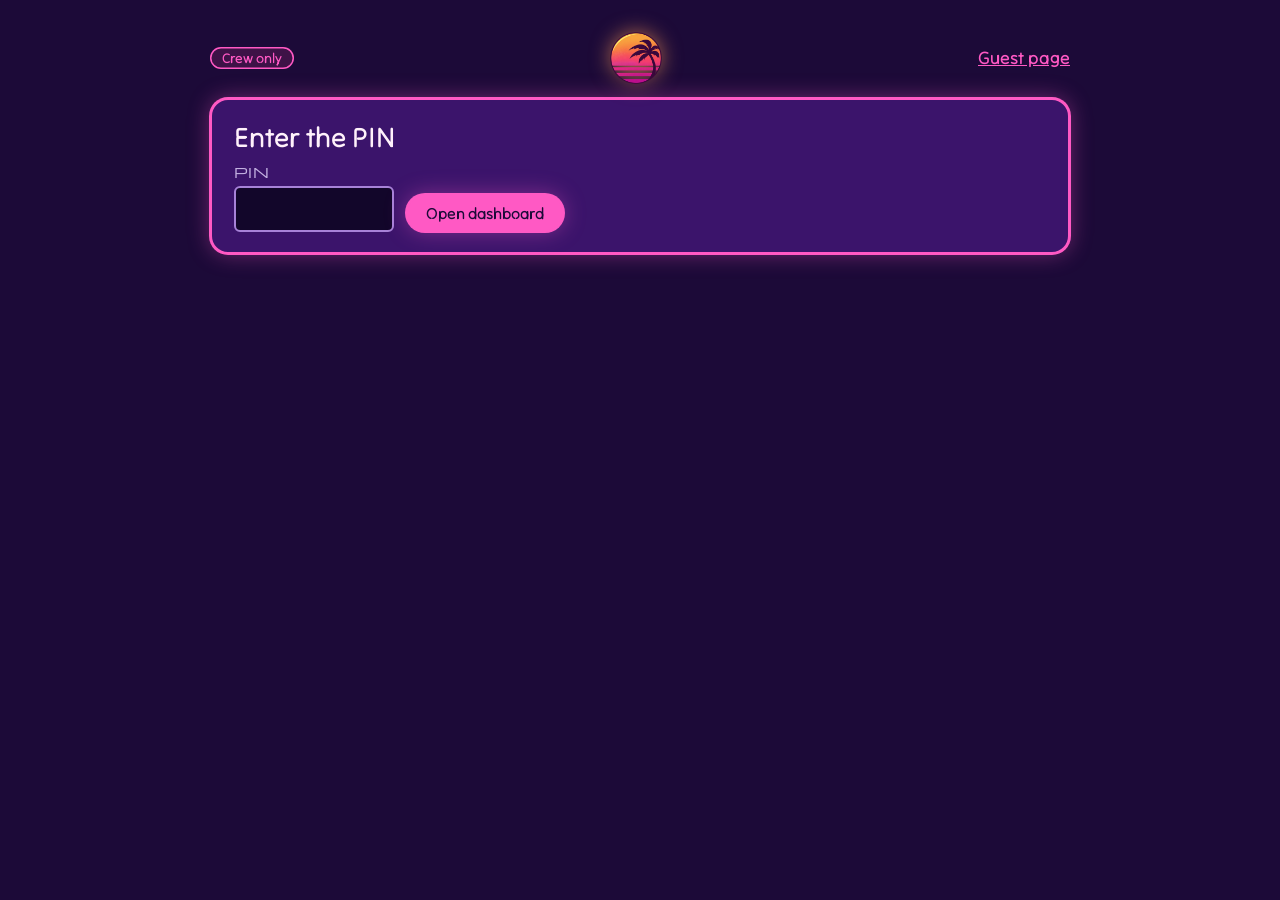
<file: admin.html>
<!doctype html>
<html lang="en" data-theme="night">
<head>
<meta charset="utf-8">
<meta name="viewport" content="width=device-width, initial-scale=1">
<meta name="robots" content="noindex, nofollow">
<title>Steal 2027: crew dashboard</title>
<link rel="preconnect" href="https://fonts.googleapis.com">
<link rel="stylesheet" href="https://fonts.googleapis.com/css2?family=Michroma&family=Tilt+Neon&family=Yellowtail&display=swap">
<link rel="stylesheet" href="styles.css?v=20261127a">
</head>
<body>
<main class="page" style="max-width: 900px">
  <div class="topbar admin-top">
    <span class="tag tag-act">Crew only</span>
    <button class="theme-btn" id="theme-toggle" type="button" aria-label="Switch to day"><img class="theme-icon theme-sun" src="assets/img/theme-sun.png" alt="" width="52" height="52"><img class="theme-icon theme-moon" src="assets/img/theme-moon.png" alt="" width="52" height="52" onerror="this.closest('button').classList.add('no-moon')"><span class="theme-fallback" aria-hidden="true">Night</span></button>
    <a href="index.html">Guest page</a>
  </div>

  <section class="card" id="gate" aria-labelledby="gate-h">
    <h1 id="gate-h" style="font-size: 28px; line-height: 34px; font-weight: 600">Enter the PIN</h1>
    <form id="pin-form" class="row" novalidate>
      <div class="field" style="width: 160px"><label class="label" for="pin">PIN</label>
        <input id="pin" inputmode="numeric" autocomplete="off" maxlength="12" required></div>
      <button class="btn btn-primary" type="submit">Open dashboard</button>
    </form>
    <p class="status" id="pin-status" role="status"></p>
  </section>

  <div id="dash" hidden style="display: flex; flex-direction: column; gap: 14px">
    <div class="admin-head">
      <p class="script">The crew so far</p>
      <div class="admin-actions">
        <button class="btn" id="refresh" type="button">Refresh</button>
        <button class="btn btn-quiet" id="lock" type="button">Lock</button>
      </div>
    </div>
    <p class="status" id="dash-status" role="status"></p>

    <div class="stats">
      <div class="card"><span class="label">Guests coming</span><span class="stat-num" id="stat-guests">0</span></div>
      <div class="card"><span class="label">RSVPs</span><span class="stat-num" id="stat-rsvps">0</span></div>
      <div class="card"><span class="label">Crew supplies</span><span class="stat-num" id="stat-claims">0</span></div>
      <div class="card"><span class="label">Your run</span><span class="stat-num" id="stat-run">0</span></div>
    </div>

    <section class="card adm-card" aria-labelledby="run-h">
      <div class="adm-card-head">
        <h2 id="run-h" class="adm-h">Shopping run</h2>
        <span class="adm-count" id="run-count"></span>
      </div>
      <div class="ready-bar" aria-hidden="true"><div class="ready-fill" id="run-fill"></div></div>
      <div class="seg" role="tablist" aria-label="Show">
        <button type="button" role="tab" class="seg-btn" id="seg-todo" aria-selected="true">Still needed</button>
        <button type="button" role="tab" class="seg-btn" id="seg-all" aria-selected="false">Everything</button>
      </div>
      <h3 class="adm-sub">Your run <span class="muted small instruct">Tap to check off</span></h3>
      <div id="host-list" class="check-groups"></div>
      <form id="host-add" class="host-add" novalidate>
        <label class="sr-only" for="host-new">Add something to your run</label>
        <input id="host-new" maxlength="80" placeholder="Add something to your run" autocomplete="off">
        <button class="btn btn-primary" type="submit">Add</button>
      </form>
      <h3 class="adm-sub">From the crew <span class="muted small instruct">Checks itself as guests claim. Tap a name to edit it.</span></h3>
      <ul id="crew-checks" class="check-list"></ul>
    </section>

    <section class="card adm-card" aria-labelledby="guests-h">
      <div class="adm-card-head"><h2 id="guests-h" class="adm-h">Guest list</h2><span class="adm-count" id="guests-count"></span></div>
      <ul class="adm-rows" id="t-rsvps"></ul>
    </section>

    <section class="card adm-card" aria-labelledby="also-h2">
      <div class="adm-card-head"><h2 id="also-h2" class="adm-h">Also bringing</h2></div>
      <h3 class="adm-sub">Beer</h3>
      <ul class="adm-rows" id="t-beer"></ul>
      <h3 class="adm-sub">Snacks</h3>
      <ul class="adm-rows" id="t-writeins"></ul>
    </section>

    <section class="card adm-card" aria-labelledby="prep-h">
      <div class="adm-card-head"><h2 id="prep-h" class="adm-h">Drink prep</h2></div>
      <div id="t-prep" class="prep-list"></div>
    </section>
  </div>
</main>
<dialog id="edit-dialog" class="bring-dialog" aria-labelledby="edit-title">
  <form id="edit-form" class="dialog-body" novalidate>
    <p class="drink-name" id="edit-title" style="font-size: 32px; line-height: 38px">Edit</p>
    <div id="edit-fields" class="edit-fields"></div>
    <p class="status" id="edit-status" role="status"></p>
    <div class="dialog-actions edit-actions">
      <button class="btn btn-quiet edit-remove" type="button" id="edit-remove" hidden>Remove</button>
      <button class="btn btn-quiet" type="button" data-close>Cancel</button>
      <button class="btn btn-primary" type="submit">Save</button>
    </div>
  </form>
</dialog>
<script src="config.js?v=20261127a"></script>
<script src="shared.js?v=20261127a"></script>
<script src="admin.js?v=20261127a"></script>
</body>
</html>
</file>
<file: styles.css>
/* Steal 2027 — Afterglow look (GTA VI palette), shared by the guest and admin pages. */

:root, [data-theme="night"] {
  --ground: #1c0a38; --raised: #3b146b; --sunk: #12062a;
  --line: #5a2a8f; --line-strong: #a782d8;
  --ink: #fff1fb; --ink-muted: #c4b2e2;
  --grow: #4fefdc; --owe: #ff7193; --goal: #ffb458; --act: #ff59c4; --compare: #93a6ff;
  --grow-soft: #0f3a44; --owe-soft: #3e1631; --act-soft: #3e1247; --compare-soft: #232b60;
  --on-act: #1c0a38; --focus: #ffb458;
  --art-1: #3b146b; --art-2: #7b208f; --art-3: #c9349b; --art-4: #ff9b55; --art-5: #12052a; --art-6: #ff59c4;
  --lift: 0 0 0 1px #ff59c4, 0 0 22px rgba(255, 89, 196, 0.38);
  --hero-img: url("assets/img/hero-night.jpg");
  --banner-img: url("assets/img/banner-night.jpg");
  --crew-img: url("assets/img/crew-night.jpg");
  --place-img: url("assets/img/place-night.jpg");
  --drinks-img: url("assets/img/drinks-night.jpg");
  --dir-img: url("assets/img/directions-night.jpg"); --dir-base: #420b6c;
  --when-img: url("assets/img/when-night.jpg"); --when-base: #2a0528;
  --goal-soft: #3b2a1b; --sign: 0 0 14px rgba(255, 89, 196, 0.65), 0 0 36px rgba(255, 89, 196, 0.3);
  --kicker: var(--ink);
}
[data-theme="golden"] {
  --ground: #f4e6f2; --raised: #fffafd; --sunk: #e9d6ef;
  --line: #dcc5e4; --line-strong: #8a6a9e;
  --ink: #2a1040; --ink-muted: #5f4672;
  --grow: #086569; --owe: #b11f43; --goal: #9c4300; --act: #a81a78; --compare: #3651c4;
  --grow-soft: #d6f0ee; --owe-soft: #fcdfe6; --act-soft: #f8d6ec; --compare-soft: #dfe4fb;
  --on-act: #ffffff; --focus: #3651c4;
  --art-1: #f36a78; --art-2: #f87572; --art-3: #ff9b55; --art-4: #ffb458; --art-5: #7b208f; --art-6: #3b146b;
  --lift: 4px 4px 0 #3b146b;
  --hero-img: url("assets/img/hero-day.jpg");
  --banner-img: url("assets/img/banner-day.jpg");
  --crew-img: url("assets/img/crew-day.jpg");
  --place-img: url("assets/img/place-day.jpg");
  --drinks-img: url("assets/img/drinks-day.jpg");
  --dir-img: url("assets/img/directions-day.jpg"); --dir-base: #fcd3df;
  --when-img: url("assets/img/when-day.jpg"); --when-base: #feb2ab;
  --goal-soft: #ffe6c6; --sign: none;
  --kicker: #fffafd;
}

* { box-sizing: border-box; }
[hidden] { display: none !important; }
html { -webkit-text-size-adjust: 100%; }
body {
  margin: 0; background: var(--ground); color: var(--ink);
  font-family: "Tilt Neon", system-ui, sans-serif; font-size: 18px; line-height: 26px;
  -webkit-font-smoothing: antialiased;
}
a { color: var(--act); font-weight: 600; }
a:hover { color: var(--ink); }
:focus-visible { outline: 2px solid var(--focus); outline-offset: 3px; }

.page { max-width: 720px; margin: 0 auto; padding: 32px 20px 24px; display: flex; flex-direction: column; gap: 14px; }

/* Type */
.label { font-family: Michroma, sans-serif; font-size: 14px; line-height: 20px; letter-spacing: 0.02em; color: var(--ink-muted); }
.script {
  font-family: Yellowtail, cursive; font-size: 28px; line-height: 32px; margin: 0; color: var(--kicker);
  text-shadow: 0 0 2px var(--raised), 0 0 8px var(--art-6), 0 0 18px var(--art-6), 0 0 32px var(--act);
}
.muted { color: var(--ink-muted); }
.small { font-size: 15px; line-height: 21px; }
h1, h2, h3 { margin: 0; line-height: 0; }

/* Pricedown header art: the SVG is a mask, the color comes from the theme */
.pd { display: block; background: var(--ink); -webkit-mask-size: 100% 100%; mask-size: 100% 100%;
  -webkit-mask-repeat: no-repeat; mask-repeat: no-repeat; max-width: 100%; }
.title-art { display: block; width: 100%; height: auto; }

/* Stickers */
.card {
  background: var(--raised); border: 2px solid var(--art-6); border-radius: 18px; box-shadow: var(--lift);
  padding: 20px 22px; display: flex; flex-direction: column; gap: 8px;
}
.grid2 { display: grid; grid-template-columns: repeat(2, minmax(0, 1fr)); gap: 14px; align-items: start; }
@media (max-width: 600px) { .grid2 { grid-template-columns: 1fr; } }
.card-head { display: flex; align-items: center; gap: 8px; }
.card-head svg { width: 20px; height: 20px; fill: none; stroke: var(--art-6); stroke-width: 2.2; stroke-linecap: round; stroke-linejoin: round; flex-shrink: 0; }

.btn {
  font: 600 16px/22px "Tilt Neon", system-ui, sans-serif; min-height: 44px; padding: 0 22px;
  border: 2px solid var(--art-6); border-radius: 999px; background: var(--raised); color: var(--ink);
  box-shadow: var(--lift); cursor: pointer; transition: transform 120ms ease, box-shadow 120ms ease;
}
.btn:hover { transform: translate(-1px, -1px); }
.btn:active { transform: translate(3px, 3px); box-shadow: none; }
.btn-primary { background: var(--act); color: var(--on-act); }
.btn-quiet { border-color: transparent; background: transparent; box-shadow: none; color: var(--act); padding: 0 12px; }
.btn:disabled { opacity: 0.45; cursor: not-allowed; box-shadow: none; transform: none; }
@media (prefers-reduced-motion: reduce) { .btn { transition: none; } }

.tag { display: inline-flex; align-items: center; padding: 1px 12px; border-radius: 999px; font-size: 14px; line-height: 20px; font-weight: 600; white-space: nowrap; }
.tag-act { background: var(--act-soft); color: var(--act); box-shadow: inset 0 0 0 1.5px currentColor; }
.tag-grow { background: var(--grow-soft); color: var(--grow); box-shadow: inset 0 0 0 1.5px currentColor; }
.tag-compare { background: var(--compare-soft); color: var(--compare); box-shadow: inset 0 0 0 1.5px currentColor; }

/* Forms */
.field { display: flex; flex-direction: column; gap: 4px; }
.field input, .field select, .field textarea {
  font: 400 17px/24px "Tilt Neon", system-ui, sans-serif; color: var(--ink); background: var(--sunk);
  border: 2px solid var(--line-strong); border-radius: 6px; padding: 9px 12px; min-height: 44px; width: 100%;
}
.field textarea { resize: vertical; min-height: 72px; }
.row { display: flex; gap: 12px; flex-wrap: wrap; align-items: flex-end; }
.row > .grow { flex: 1 1 180px; }
.status { min-height: 22px; font-size: 15px; line-height: 21px; margin: 0; }
.status:empty { display: none; }
.status.ok { color: var(--grow); } .status.err { color: var(--owe); }

/* Top bar */
.topbar { display: flex; align-items: center; justify-content: space-between; gap: 12px; flex-wrap: wrap; }

/* Hero */
.hero {
  container-type: inline-size;
  position: relative; border: 2px solid var(--art-6); border-radius: 18px; box-shadow: var(--lift); overflow: hidden;
  background: var(--art-1) var(--hero-img) center / cover no-repeat; aspect-ratio: 6 / 5;
  padding: 28px 32px; display: flex; flex-direction: column; gap: 12px;
}
/* Mission-briefing line: Michroma caps, lit like a HUD readout */
.hero-lead {
  margin: 0; max-width: 440px; align-self: flex-start;
  font-family: Michroma, sans-serif; letter-spacing: 0.08em; text-transform: uppercase; white-space: nowrap;
  /* Scales with the hero's width so each sentence always fits on one line */
  font-size: clamp(8px, 3.2cqi, 14px); line-height: 1.7;
  color: #fff1fb;
  text-shadow: 0 1px 2px rgba(10, 4, 24, 0.95), 0 0 10px rgba(10, 4, 24, 0.85), 0 0 22px rgba(10, 4, 24, 0.6);
}
[data-theme="golden"] .hero-lead { color: #fff1fb; }
.hero .title-wrap { width: min(417px, 78%); }
.banner {
  position: relative; border: 2px solid var(--art-6); border-radius: 18px; box-shadow: var(--lift); overflow: hidden;
  background: var(--art-1) var(--banner-img) right center / cover no-repeat; aspect-ratio: 10 / 3;
  padding: 22px 28px; display: flex; flex-direction: column; justify-content: center; gap: 6px;
}
.banner .title-wrap { width: min(400px, 62%); }
@media (max-width: 520px) {
  .hero { aspect-ratio: auto; min-height: 380px; padding: 22px; }
  .banner { aspect-ratio: auto; min-height: 150px; padding: 18px; }
}

/* Drink list */
.drink-list { list-style: none; margin: 0; padding: 0; display: flex; flex-direction: column; }
.drink {
  display: flex; align-items: center; justify-content: space-between; gap: 12px; width: 100%;
  padding: 10px 6px; margin: 0 -6px; border: 0; border-top: 1px solid var(--line); background: transparent;
  color: inherit; text-align: left; cursor: pointer; border-radius: 6px; font: inherit;
}
.drink-list li:first-child .drink { border-top: 0; }
.drink:hover:not(:disabled) { background: var(--act-soft); }
.drink:disabled { cursor: default; }
.drink .who { display: flex; flex-direction: column; gap: 3px; min-width: 0; }
.drink .bring { font-size: 15px; line-height: 20px; color: var(--ink-muted); }
.writeins { list-style: none; margin: 0; padding: 0; display: flex; flex-direction: column; gap: 6px; }

/* Dialog */
dialog {
  border: 2px solid var(--art-6); border-radius: 18px; box-shadow: var(--lift); background: var(--raised); color: var(--ink);
  padding: 24px; width: min(420px, calc(100vw - 32px));
}
dialog::backdrop { background: rgba(10, 4, 24, 0.7); }
dialog form { display: flex; flex-direction: column; gap: 14px; }
.dialog-actions { display: flex; gap: 12px; justify-content: flex-end; flex-wrap: wrap; }

/* Admin tables */
.table-wrap { position: relative; overflow-x: auto; }
table { width: 100%; border-collapse: collapse; font-size: 16px; line-height: 22px; }
th { text-align: left; font-family: Michroma, sans-serif; font-size: 13px; letter-spacing: 0.02em; color: var(--ink-muted); font-weight: 400; padding: 6px 8px; }
td { padding: 8px; border-top: 1px solid var(--line); vertical-align: top; }
.stats { display: grid; grid-template-columns: repeat(4, minmax(0, 1fr)); gap: 16px; }
.stats .card { min-width: 0; }
.stats .label { overflow-wrap: anywhere; }
/* Admin header rows never wrap: they shrink instead */
.admin-top { flex-wrap: nowrap; }
.admin-top > * { flex-shrink: 0; white-space: nowrap; }
.admin-head { display: flex; align-items: center; justify-content: space-between; gap: 8px; flex-wrap: nowrap; }
.admin-head .script { white-space: nowrap; min-width: 0; }
.admin-actions { display: flex; align-items: center; gap: 4px; flex-shrink: 0; }
@media (max-width: 560px) {
  .stats { gap: 8px; }
  .stats .card { padding: 10px 10px 12px; gap: 4px; border-radius: 14px; }
  .stats .label { font-size: 10px; line-height: 14px; letter-spacing: 0; }
  .stat-num { font-size: 28px; line-height: 32px; }
  .admin-top { gap: 8px; }
  .admin-top .btn { padding: 0 14px; font-size: 15px; }
  .admin-head .script { font-size: 24px; line-height: 30px; }
  .admin-actions .btn { padding: 0 14px; }
}
@media (max-width: 380px) {
  .admin-top { gap: 6px; }
  .admin-top .tag { padding: 1px 6px; font-size: 13px; }
  .admin-top .btn { padding: 0 8px; font-size: 14px; }
  .admin-top a { font-size: 14px; }
  .admin-head .script { font-size: 22px; }
  .admin-actions .btn { padding: 0 10px; font-size: 15px; }
  .admin-actions .btn-quiet { padding: 0 8px; }
}
/* Crew-only page: stacked lists instead of wide tables, so nothing scrolls sideways */
.adm-card { gap: 12px; }
.adm-card-head { display: flex; align-items: baseline; justify-content: space-between; gap: 12px; }
.adm-h { margin: 0; font-size: 24px; line-height: 30px; font-weight: 600; }
.adm-count { font: 400 12px/18px Michroma, sans-serif; letter-spacing: 0.03em; color: var(--goal); white-space: nowrap; }
.adm-sub { margin: 8px 0 0; font: 400 13px/18px Michroma, sans-serif; letter-spacing: 0.03em; text-transform: uppercase; color: var(--ink); display: flex; align-items: baseline; gap: 10px; flex-wrap: wrap; }
.adm-sub .small { text-transform: none; letter-spacing: 0; font-family: "Tilt Neon", system-ui, sans-serif; font-size: 13px; }
.adm-rows { list-style: none; margin: 0; padding: 0; display: flex; flex-direction: column; }
.adm-row { display: flex; align-items: center; gap: 12px; padding: 10px 0; border-top: 1px solid var(--line); }
.adm-row:first-child { border-top: 0; }
.adm-row-words { flex: 1 1 auto; min-width: 0; display: flex; flex-direction: column; gap: 2px; }
.adm-row-title { font-size: 17px; line-height: 22px; font-weight: 600; overflow-wrap: anywhere; }
.adm-row-sub { font-size: 14px; line-height: 19px; color: var(--ink-muted); overflow-wrap: anywhere; }
.adm-empty { list-style: none; margin: 0; font-size: 15px; color: var(--ink-muted); }
.btn.btn-small { min-height: 36px; padding: 0 12px; font-size: 14px; flex-shrink: 0; }
.seg { display: flex; padding: 3px; gap: 3px; border-radius: 999px; background: var(--sunk); border: 1px solid var(--line); align-self: flex-start; }
.seg-btn { border: 0; background: transparent; color: var(--ink-muted); font: 600 14px/20px "Tilt Neon", system-ui, sans-serif; padding: 6px 14px; border-radius: 999px; cursor: pointer; }
.seg-btn[aria-selected="true"] { background: var(--act); color: #1c0a38; }
[data-theme="golden"] .seg-btn[aria-selected="true"] { color: #fff; }
.check-groups { display: flex; flex-direction: column; gap: 10px; }
.check-group-h { margin: 0 0 2px; font-size: 13px; line-height: 18px; font-weight: 600; color: var(--goal); white-space: pre; }
.check-list { list-style: none; margin: 0; padding: 0; display: flex; flex-direction: column; }
.check-row { display: flex; align-items: center; gap: 10px; border-top: 1px solid var(--line); }
.check-list > .check-row:first-child { border-top: 0; }
.check-hit { flex: 1 1 auto; min-width: 0; display: flex; align-items: center; gap: 12px; padding: 9px 0; cursor: pointer; -webkit-tap-highlight-color: transparent; }
.check-input { position: absolute; opacity: 0; width: 1px; height: 1px; }
.check-box { flex-shrink: 0; width: 24px; height: 24px; border-radius: 7px; border: 2px solid var(--line-strong); display: grid; place-items: center; background: var(--sunk); transition: background 150ms ease, border-color 150ms ease; }
.check-box svg { fill: none; stroke: #1c0a38; stroke-width: 3; stroke-linecap: round; stroke-linejoin: round; opacity: 0; transform: scale(0.6); transition: opacity 150ms ease, transform 200ms cubic-bezier(.3, 1.6, .5, 1); }
.is-done .check-box { background: var(--grow); border-color: var(--grow); }
[data-theme="golden"] .is-done .check-box svg { stroke: #fff; }
.is-done .check-box svg { opacity: 1; transform: scale(1); }
.check-input:focus-visible + .check-box { outline: 2px solid var(--focus); outline-offset: 2px; }
.check-name { font-size: 16px; line-height: 21px; overflow-wrap: anywhere; }
.check-hit .check-name { transition: color 150ms ease; }
.is-done .check-hit .check-name { color: var(--ink-muted); text-decoration: line-through; text-decoration-color: var(--grow); }
.check-del { flex-shrink: 0; width: 36px; height: 36px; border: 0; border-radius: 10px; background: transparent; color: var(--ink-muted); font-size: 22px; line-height: 1; cursor: pointer; }
.check-del:hover { background: var(--sunk); color: var(--ink); }
.check-row.is-auto { align-items: flex-start; padding: 9px 0; gap: 12px; }
.check-words { flex: 1 1 auto; min-width: 0; display: flex; flex-direction: column; gap: 4px; }
.check-who { display: flex; flex-wrap: wrap; gap: 6px; }
.who-pill { display: inline-flex; align-items: center; gap: 6px; border: 1px solid var(--line-strong); background: var(--sunk); color: var(--ink); border-radius: 999px; padding: 2px 6px 2px 10px; font: 600 13px/20px "Tilt Neon", system-ui, sans-serif; cursor: pointer; }
.who-pill:hover { border-color: var(--owe); }
.who-x { color: var(--ink-muted); font-size: 15px; }
.host-add { display: flex; gap: 8px; }
.host-add input { flex: 1 1 auto; min-width: 0; font: 400 17px/24px "Tilt Neon", system-ui, sans-serif; color: var(--ink); background: var(--sunk);
  border: 2px solid var(--line-strong); border-radius: 999px; padding: 8px 16px; min-height: 44px; }
.stat-of { font-size: 0.5em; line-height: 1; color: var(--ink-muted); margin-left: 1px; }
.prep-list { display: flex; flex-direction: column; }
.prep { border-top: 1px solid var(--line); }
.prep:first-child { border-top: 0; }
.prep summary { list-style: none; display: flex; align-items: center; gap: 12px; padding: 10px 0; cursor: pointer; }
.prep summary::-webkit-details-marker { display: none; }
.prep summary::after { content: ""; width: 8px; height: 8px; border-right: 2px solid var(--ink-muted); border-bottom: 2px solid var(--ink-muted); transform: rotate(45deg); margin: -4px 4px 0 0; transition: transform 150ms ease; flex-shrink: 0; }
.prep[open] summary::after { transform: rotate(225deg); margin-top: 4px; }
.prep-words { flex: 1 1 auto; min-width: 0; display: flex; flex-direction: column; }
.prep-name { font-family: Yellowtail, cursive; font-size: 24px; line-height: 28px; }
.prep-have { font: 400 11px/18px Michroma, sans-serif; color: var(--ink-muted); white-space: nowrap; }
.prep-have.is-ready { color: var(--grow); }
.prep-body { padding: 0 0 12px; display: flex; flex-direction: column; gap: 8px; }
.prep-how { margin: 0; font-size: 15px; line-height: 21px; }
.prep-chips { list-style: none; margin: 0; padding: 0; display: flex; flex-wrap: wrap; gap: 6px; }
.prep-chips li { font-size: 13px; line-height: 18px; padding: 3px 10px; border-radius: 999px; border: 1px dashed var(--line-strong); color: var(--ink-muted); }
.prep-chips li.is-have { border-style: solid; border-color: var(--grow); color: var(--ink); }
.stat-num { font-size: 40px; line-height: 44px; color: var(--goal); font-variant-numeric: tabular-nums; }

.sr-only { position: absolute; width: 1px; height: 1px; overflow: hidden; clip: rect(0 0 0 0); white-space: nowrap; }

/* ---------- App shell ---------- */
.app { min-height: 100vh; padding-bottom: calc(84px + env(safe-area-inset-bottom)); }
.topbar-wrap { padding-top: calc(16px + env(safe-area-inset-top)); padding-bottom: 0; }
.topbar-wrap ~ main .view.page { padding-top: 14px; }
.view[hidden] { display: none !important; }
.page-lead { margin: 0; font-size: 21px; line-height: 30px; }
/* Dress code lead: the neon script, one sentence per line */
.dress-lead { font-size: 30px; line-height: 38px; }
[data-theme="golden"] .dress-lead { color: #a81a78; text-shadow: 0 1px 0 rgba(255, 255, 255, 0.7), 0 0 10px rgba(255, 47, 168, 0.25); }
.dress-intro { display: flex; flex-direction: column; gap: 4px; }
.fine-print { margin: 0; font-size: 13px; line-height: 18px; font-style: italic; color: var(--ink-muted); }
.site-foot { display: flex; justify-content: center; padding-top: 8px; }
.site-foot a { font-size: 15px; color: var(--ink-muted); font-weight: 600; }
.banner h1 { line-height: 0; }

.tabbar {
  position: fixed; left: 0; right: 0; bottom: 0; z-index: 10;
  display: grid; grid-template-columns: repeat(5, minmax(0, 1fr));
  padding: 6px max(8px, env(safe-area-inset-left)) calc(6px + env(safe-area-inset-bottom)) max(8px, env(safe-area-inset-right));
  background: var(--raised); border-top: 2px solid var(--art-6);
  box-shadow: 0 -6px 24px rgba(10, 4, 24, 0.35);
}
.tabbar a, .tabbar button {
  display: flex; flex-direction: column; align-items: center; justify-content: center; gap: 2px;
  min-height: 56px; border-radius: 14px; text-decoration: none; color: var(--ink-muted);
  font: 600 13px/16px "Tilt Neon", system-ui, sans-serif;
}
.tabbar button { border: 0; background: transparent; cursor: pointer; }
.tabbar a svg, .tabbar button svg { width: 24px; height: 24px; fill: none; stroke: currentColor; stroke-width: 2; stroke-linecap: round; stroke-linejoin: round; }
/* Active tab, retrowave style: a glowing sunset "horizon" line on the bar's top edge, a soft neon light
   spilling down onto the tab, and a glowing icon and label. No filled box, so it never runs into RSVP. */
.tabbar a { position: relative; isolation: isolate; transition: color 200ms ease; }
.tabbar a::before { content: ""; position: absolute; top: -6px; left: 50%; width: 70%; height: 4px; border-radius: 0 0 6px 6px;
  background: linear-gradient(90deg, #ffb458, #ff59c4 50%, #9b5cff); box-shadow: 0 0 10px rgba(255, 89, 196, 0.9), 0 0 22px rgba(255, 89, 196, 0.5);
  transform: translateX(-50%) scaleX(0); transition: transform 260ms cubic-bezier(.3, 1.4, .5, 1); }
.tabbar a::after { content: ""; position: absolute; z-index: -1; top: -4px; left: 15%; right: 15%; bottom: 4px; border-radius: 0 0 12px 12px;
  background: linear-gradient(180deg, rgba(255, 89, 196, 0.32), rgba(255, 89, 196, 0.08) 55%, transparent);
  opacity: 0; transition: opacity 220ms ease; }
.tabbar a[aria-current="page"] { color: #fff; }
.tabbar a[aria-current="page"]::before { transform: translateX(-50%) scaleX(1); }
.tabbar a[aria-current="page"]::after { opacity: 1; }
.tabbar a[aria-current="page"] svg { stroke: #ff7ad1; filter: drop-shadow(0 0 4px rgba(255, 89, 196, 0.95)) drop-shadow(0 0 10px rgba(255, 89, 196, 0.5)); transform: translateY(-1px); }
.tabbar a[aria-current="page"] span { text-shadow: 0 0 6px rgba(255, 89, 196, 0.9); letter-spacing: 0.02em; }
.tabbar a svg { transition: transform 200ms ease, filter 200ms ease; }
[data-theme="golden"] .tabbar a::before { background: linear-gradient(90deg, #ff9b55, #ff2fa8 50%, #3b146b); box-shadow: 0 2px 0 rgba(59, 20, 107, 0.25); }
[data-theme="golden"] .tabbar a::after { background: linear-gradient(180deg, rgba(255, 47, 168, 0.18), rgba(255, 155, 85, 0.08) 55%, transparent); }
[data-theme="golden"] .tabbar a[aria-current="page"] { color: #a81a78; }
[data-theme="golden"] .tabbar a[aria-current="page"] svg { stroke: #a81a78; filter: none; }
[data-theme="golden"] .tabbar a[aria-current="page"] span { text-shadow: none; font-weight: 700; }
@media (prefers-reduced-motion: reduce) { .tabbar a::before, .tabbar a::after, .tabbar a svg { transition: none; } }
@media (min-width: 760px) { .tabbar { left: 50%; right: auto; width: 720px; transform: translateX(-50%); border: 2px solid var(--art-6); border-bottom: 0; border-radius: 18px 18px 0 0; } }

.card-link { text-decoration: none; color: inherit; font-weight: 400; transition: transform 120ms ease; }
.card-link:hover { color: inherit; transform: translate(-1px, -1px); }
.card-link .go { color: var(--act); font-weight: 600; font-size: 15px; }
.card-link .go::after { content: " \203A"; }
@media (prefers-reduced-motion: reduce) { .card-link { transition: none; } }

/* RSVP party names */
.guests { border: 0; padding: 0; margin: 0; flex: 1 1 100%; min-width: 0; }
.guests legend { padding: 0; margin-bottom: 4px; }
.guest-fields { display: grid; grid-template-columns: repeat(auto-fill, minmax(180px, 1fr)); gap: 10px; }
.guest-fields input { font: 400 17px/24px "Tilt Neon", system-ui, sans-serif; color: var(--ink); background: var(--sunk);
  border: 2px solid var(--line-strong); border-radius: 6px; padding: 9px 12px; min-height: 44px; width: 100%; }

/* Dress code */
.chips { list-style: none; margin: 0; padding: 0; display: flex; flex-wrap: wrap; gap: 8px; }
.chips li { padding: 6px 14px; border-radius: 999px; border: 2px solid var(--art-6); background: var(--act-soft); color: var(--ink); font-size: 16px; line-height: 22px; }
.swatches { list-style: none; margin: 0; padding: 0; display: grid; grid-template-columns: repeat(2, minmax(0, 1fr)); gap: 8px 12px; }
.swatches li { display: flex; align-items: center; gap: 8px; font-size: 15px; line-height: 20px; }
.swatches span { width: 22px; height: 22px; border-radius: 999px; border: 2px solid var(--ink); flex-shrink: 0; }
.tips { margin: 0; padding-left: 20px; display: flex; flex-direction: column; gap: 6px; }

/* Location */
.map-wrap { border: 2px solid var(--art-6); border-radius: 18px; box-shadow: var(--lift); overflow: hidden; background: var(--sunk); aspect-ratio: 4 / 3; position: relative; }
.map-wrap iframe { display: block; width: 100%; height: 100%; border: 0; }
.map-fallback { position: absolute; inset: 0; margin: 0; display: flex; align-items: center; justify-content: center; text-align: center; padding: 24px; color: var(--ink-muted); }
.map-fallback[hidden] { display: none; }
.nav-buttons { display: flex; flex-wrap: wrap; gap: 12px; }
.nav-buttons .btn { display: inline-flex; align-items: center; text-decoration: none; }

/* RSVP tab: the one action, so it stands out */
.tabbar .tab-rsvp { color: var(--on-act); background: var(--act); border: 2px solid var(--art-6); box-shadow: var(--lift); margin-top: -18px; min-height: 64px; border-radius: 18px; }
.tabbar .tab-rsvp.is-done { background: var(--grow-soft); color: var(--grow); }
.dialog-body { display: flex; flex-direction: column; gap: 14px; }
.dialog-body[hidden] { display: none; }
.done { align-items: center; text-align: center; }
.done .dialog-actions { justify-content: center; }
@media (prefers-reduced-motion: no-preference) {
  .done-stars path { animation: star-pop 360ms ease-out both; }
  .done-stars g:nth-child(2) path { animation-delay: 90ms; } .done-stars g:nth-child(3) path { animation-delay: 180ms; }
  .done-stars g:nth-child(4) path { animation-delay: 270ms; } .done-stars g:nth-child(5) path { animation-delay: 360ms; }
  @keyframes star-pop { from { opacity: 0; transform: translateY(6px) scale(0.6); } to { opacity: 1; transform: none; } }
  .done-stars path { transform-box: fill-box; transform-origin: center; }
}

/* RSVP pop-up form: name and headcount side by side, the rest full width */
#rsvp-form { display: grid; grid-template-columns: minmax(0, 1fr) 96px; gap: 12px; align-items: end; }
#rsvp-form > .field { width: auto !important; flex: none; }
#rsvp-form > .guests, #rsvp-form > .field:nth-of-type(3), #rsvp-form > .dialog-actions { grid-column: 1 / -1; }

/* ---------- Sean's incoming call (first visit only) ---------- */
.call {
  position: fixed; inset: 0; z-index: 50; color: #fff1fb;
  background: linear-gradient(180deg, rgba(18, 5, 42, 0.55), rgba(18, 5, 42, 0.92)), #1c0a38 url("assets/img/hero-night.jpg") 70% center / cover no-repeat;
  display: flex; flex-direction: column; align-items: center; justify-content: center;
  padding: calc(32px + env(safe-area-inset-top)) 24px calc(32px + env(safe-area-inset-bottom));
}
.call[hidden] { display: none; }
.call.leaving { animation: call-out 420ms ease-in forwards; }
@keyframes call-out { to { opacity: 0; transform: scale(1.04); } }
.call-ring, .call-chat { width: min(420px, 100%); display: flex; flex-direction: column; align-items: center; gap: 10px; }
.call-ring[hidden], .call-chat[hidden] { display: none; }
.call-top { color: #c4b2e2; letter-spacing: 0.12em; text-transform: uppercase; margin: 0; }
.call-avatar {
  width: 112px; height: 112px; border-radius: 999px; margin: 18px 0 6px;
  display: flex; align-items: center; justify-content: center;
  font: 400 56px/1 "Tilt Neon", system-ui, sans-serif; color: #fff1fb;
  background: linear-gradient(135deg, #7b208f, #c9349b 55%, #ff9b55);
  box-shadow: 0 0 0 3px #fff1fb, 0 0 0 7px rgba(255, 89, 196, 0.5);
}
.call-name { margin: 0; font: 400 40px/46px "Tilt Neon", system-ui, sans-serif; }
.call-sub { margin: 0; color: #c4b2e2; min-height: 26px; text-align: center; }
.call-actions { display: flex; gap: 72px; margin-top: 48px; }
.call-btn { display: flex; flex-direction: column; align-items: center; gap: 8px; border: 0; background: none; color: #fff1fb; font: 600 15px/20px "Tilt Neon", system-ui, sans-serif; cursor: pointer; }
.call-btn svg { width: 72px; height: 72px; padding: 20px; border-radius: 999px; fill: none; stroke: #ffffff; stroke-width: 2; stroke-linecap: round; stroke-linejoin: round; box-sizing: border-box; }
.call-btn.accept svg { background: #18b26b; }
.call-btn.decline svg { background: #e0284f; transform: rotate(135deg); }
@media (prefers-reduced-motion: no-preference) {
  .call-avatar { animation: ring-pulse 1.6s ease-out infinite; }
  .call-btn.accept svg { animation: ring-wiggle 1.6s ease-in-out infinite; }
  @keyframes ring-pulse { 0% { box-shadow: 0 0 0 3px #fff1fb, 0 0 0 7px rgba(255, 89, 196, 0.5); } 70% { box-shadow: 0 0 0 3px #fff1fb, 0 0 0 30px rgba(255, 89, 196, 0); } 100% { box-shadow: 0 0 0 3px #fff1fb, 0 0 0 7px rgba(255, 89, 196, 0); } }
  @keyframes ring-wiggle { 0%, 60%, 100% { transform: rotate(0); } 10%, 30%, 50% { transform: rotate(-12deg); } 20%, 40% { transform: rotate(12deg); } }
}
.bubbles { list-style: none; margin: 8px 0 0; padding: 0; width: 100%; display: flex; flex-direction: column; gap: 8px; }
.bubbles li {
  align-self: flex-start; max-width: 86%; padding: 10px 14px; border-radius: 18px 18px 18px 6px;
  background: rgba(59, 20, 107, 0.92); border: 1.5px solid #ff59c4; font-size: 17px; line-height: 24px;
}
/* iMessage-style typing bubble: three dots hop one after another */
.bubbles li.typing { display: inline-flex; align-items: center; gap: 5px; padding: 12px 14px; min-height: 0; }
.bubbles li.typing .dot { width: 8px; height: 8px; border-radius: 50%; background: #c4b2e2; opacity: 0.55; }
@media (prefers-reduced-motion: no-preference) {
  .bubbles li.typing .dot { animation: dot-hop 1.1s ease-in-out infinite; }
  .bubbles li.typing .dot:nth-child(2) { animation-delay: 0.15s; }
  .bubbles li.typing .dot:nth-child(3) { animation-delay: 0.3s; }
  @keyframes dot-hop { 0%, 60%, 100% { transform: translateY(0); opacity: 0.55; } 30% { transform: translateY(-5px); opacity: 1; } }
}
@media (prefers-reduced-motion: no-preference) { .bubbles li { animation: bubble-in 220ms ease-out both; } @keyframes bubble-in { from { opacity: 0; transform: translateY(8px); } } }
/* The guest's reply sits on the right like a sent text */
.call-go { margin-top: 6px; align-self: flex-end; max-width: 86%; border-radius: 18px 18px 6px 18px; }
.type-caret { display: inline-block; width: 2px; height: 1.1em; margin-left: 2px; vertical-align: -0.15em; background: currentColor; animation: caret-blink 0.8s steps(1) infinite; }
@keyframes caret-blink { 50% { opacity: 0; } }
/* "I'm in" pulses a neon glow so it reads as the thing to tap */
@media (prefers-reduced-motion: no-preference) {
  .call-go.typed { animation: go-pulse 1.8s ease-in-out infinite; }
  @keyframes go-pulse {
    0%, 100% { box-shadow: 0 0 0 0 rgba(255, 89, 196, 0.55), 0 0 12px rgba(255, 89, 196, 0.35); }
    50% { box-shadow: 0 0 0 8px rgba(255, 89, 196, 0), 0 0 28px rgba(255, 89, 196, 0.85); }
  }
}

/* Crew counter, footer links */
.link-btn { border: 0; background: none; padding: 0; font: 600 15px/20px "Tilt Neon", system-ui, sans-serif; color: var(--ink-muted); text-decoration: underline; cursor: pointer; }
.site-foot { gap: 20px; }
.tag-claim { background: var(--act); color: var(--on-act); box-shadow: none; }

/* Header waiting on its Pricedown SVG (see the word list) */
.stand-in { font: 600 24px/30px "Tilt Neon", system-ui, sans-serif; }

/* Dress code lookbook: the art fills the card and the text sits on it */
.look-card { position: relative; overflow: hidden; padding: 0; gap: 0; aspect-ratio: 4 / 5; justify-content: flex-end; width: 100%; min-width: 0; justify-self: stretch; box-sizing: border-box; }
.look-img { position: absolute; inset: 0; width: 100%; height: 100%; object-fit: cover; object-position: center top; display: block; background: var(--ground); }
.look-body { position: relative; display: flex; flex-direction: column; gap: 8px; padding: 72px 20px 20px;
  background: linear-gradient(to top, rgba(20, 6, 40, 0.94) 0%, rgba(20, 6, 40, 0.82) 55%, rgba(20, 6, 40, 0) 100%);
  --ink: #ffffff; --ink-muted: #f3e6ff; --act: #ff7ad1; --art-6: #ff59c4; --raised: #3b146b; --grow: #4fefdc; color: #ffffff; text-shadow: 0 1px 3px rgba(0, 0, 0, 0.6); }
.look-body .label { color: #ffd9a8; }
.look-body .chips { gap: 6px; }
.look-body .chips li { background: rgba(20, 6, 40, 0.55); border-color: #ff59c4; text-shadow: none; padding: 3px 11px; font-size: 15px; line-height: 20px; }
.look-body .swatches span { border-color: #ffffff; }
.lookbook { align-items: stretch; }

/* Art cards: wide art fills the top of the card and the text sits over its lower half */
.art-card { position: relative; overflow: hidden; padding: 0; gap: 0; background: #140628; }
.art-bg { position: absolute; top: 0; left: 0; right: 0; aspect-ratio: 1200 / 697; background: var(--ground) center top / cover no-repeat; }
.art-body { padding-top: var(--art-start, 40%); background: linear-gradient(to top, #140628 0px, rgba(20, 6, 40, 0.92) var(--fade-solid, 130px), rgba(20, 6, 40, 0.6) calc(var(--fade-solid, 130px) + 45px), rgba(20, 6, 40, 0) calc(var(--fade-solid, 130px) + 100px)); }
.crew-art { background-image: var(--crew-img); }
/* Our place: the car and porch sit low in the art, so the text starts lower and the fade stays short */
.place-art .art-bg { background-image: var(--place-img); background-position: center bottom; aspect-ratio: 1200 / 697; }
.place-art { --art-start: 50%; --fade-solid: 110px; }
/* Drinks: the glasses sit right of center, so the text starts low and the fade stays short */
.drinks-art .art-bg { background-image: var(--drinks-img); aspect-ratio: 3 / 2; }
.drinks-art { --art-start: 56%; --fade-solid: 110px; }
.place-art-tall { --art-start: 24%; --fade-solid: 85px; }
.place-art-tall .art-bg { aspect-ratio: 3 / 1; background-position: center 62%; }
.place-art-tall .art-body { gap: 6px; padding-bottom: 16px; }
.arrive-info { margin: 2px 0 4px; display: flex; flex-direction: column; gap: 4px; }
.arrive-info > div { display: flex; gap: 10px; align-items: baseline; }
.arrive-info dt { flex: 0 0 auto; min-width: 84px; white-space: nowrap; font: 400 11px/18px Michroma, sans-serif; letter-spacing: 0.03em; text-transform: uppercase; color: #ff9bd8; }
.arrive-info dd { margin: 0; font-size: 15px; line-height: 21px; color: #f3e6ff; }
.arrive-info strong { font-size: 17px; letter-spacing: 0.06em; color: #fff; }
.place-art-tall #address-text { font-size: 18px !important; line-height: 24px !important; }
/* Side art cards: art with an empty side; the text sits on the plain side in the theme's own ink */
.side-art-card { position: relative; min-height: 160px; justify-content: center; background-color: var(--side-base);
  background-image: linear-gradient(to right, var(--side-base) 0%, var(--side-base) 34%, transparent 58%), var(--side-img);
  background-size: auto, cover; background-position: 0 0, right center; background-repeat: no-repeat; }
.side-art-card > * { max-width: 58%; }
.when-art { --side-img: var(--when-img); --side-base: var(--when-base); }
/* Home cards: staggered masonry. Each card keeps its natural height; app.js sets each card's row span
   so the next card in its column tucks right under it. Without JS it falls back to the plain grid. */
.home-cards { align-items: start; }
.home-cards.masonry, .jobs-list.masonry, .also-grid.masonry { grid-auto-rows: 2px; row-gap: 0; grid-auto-flow: row dense; }
.art-bg::after { content: ""; position: absolute; inset: 0; background: linear-gradient(to bottom, rgba(20, 6, 40, 0) 70%, #140628 100%); }
/* Get directions: the lost driver sits on the right; the text and buttons sit on the plain left */
.directions-art { --side-img: var(--dir-img); --side-base: var(--dir-base); justify-content: flex-end; min-height: 220px; }
.directions-art .nav-buttons { max-width: none; }
.directions-art .label { color: #ffd9a8; }
[data-theme="golden"] .directions-art .label { color: #a8520f; }
@media (max-width: 600px) {
  /* Phones: the buttons stack in a column on the plain left, and the driver sits on the right at a size that fits */
  .directions-art { justify-content: flex-end;
    background-image: linear-gradient(to right, var(--side-base) 0%, var(--side-base) 40%, transparent 56%), var(--side-img);
    background-size: auto, auto 100%; background-position: 0 0, right center; }
  .directions-art > * { max-width: 48%; }
  .directions-art .nav-buttons { max-width: 48%; flex-direction: column; align-items: stretch; gap: 8px; margin-top: 4px; }
  .directions-art .nav-buttons .btn { justify-content: center; padding: 0 12px; }
}
/* Crew ticker: a stock-ticker band with the live counts. Same dark band in both themes. */
.ticker { display: flex; align-items: stretch; background: #0d0420; border: 2px solid #ff59c4; border-radius: 14px;
  box-shadow: 0 0 0 1px #3b146b, 0 0 18px rgba(255, 89, 196, 0.35); overflow: hidden; min-height: 48px; }
.ticker[hidden] { display: none; }
.ticker-live { display: flex; align-items: center; gap: 8px; padding: 0 14px; background: #ff59c4; color: #1c0a38;
  font: 700 12px/1 Michroma, sans-serif; letter-spacing: 0.12em; text-transform: uppercase; flex-shrink: 0; }
.ticker-dot { width: 8px; height: 8px; border-radius: 50%; background: #1c0a38; animation: ticker-blink 1.2s steps(2, start) infinite; }
.ticker-window { flex: 1; min-width: 0; overflow: hidden; display: flex; align-items: center;
  -webkit-mask-image: linear-gradient(to right, transparent 0, #000 16px, #000 calc(100% - 24px), transparent 100%);
  mask-image: linear-gradient(to right, transparent 0, #000 16px, #000 calc(100% - 24px), transparent 100%); }
.ticker-track { display: flex; width: max-content; animation: ticker-scroll 28s linear infinite; }
.ticker:hover .ticker-track { animation-play-state: paused; }
.ticker-run { display: flex; flex-shrink: 0; }
.ticker-item { display: inline-flex; align-items: baseline; gap: 8px; padding: 0 22px; white-space: nowrap;
  font-family: Michroma, sans-serif; text-transform: uppercase; border-right: 1px solid rgba(255, 255, 255, 0.14); }
.ticker-sym { font-size: 11px; letter-spacing: 0.1em; color: #c9b3e6; }
.ticker-val { font-size: 18px; line-height: 24px; color: #ffb458; font-variant-numeric: tabular-nums; text-shadow: 0 0 10px rgba(255, 180, 88, 0.45); }
.ticker-dir { font-size: 11px; }
.ticker-up { color: #4fefdc; } .ticker-down { color: #ff7a8a; }
@keyframes ticker-scroll { from { transform: translateX(0); } to { transform: translateX(-50%); } }
@keyframes ticker-blink { to { visibility: hidden; } }
@media (prefers-reduced-motion: reduce) {
  .ticker-track { animation: none; }
  .ticker-run + .ticker-run { display: none; }
  .ticker-window { overflow-x: auto; }
  .ticker-dot { animation: none; }
}
/* Day ticker: a sunlit paper tape, not a neon screen */
[data-theme="golden"] .ticker { background: #fff3e0; border-color: #3b146b; box-shadow: 4px 4px 0 #3b146b;
  background-image: repeating-linear-gradient(to bottom, transparent 0 11px, rgba(59, 20, 107, 0.06) 11px 12px); }
[data-theme="golden"] .ticker-live { background: #f36a78; color: #ffffff; border-right: 2px solid #3b146b; }
[data-theme="golden"] .ticker-dot { background: #ffffff; }
[data-theme="golden"] .ticker-item { border-right-color: rgba(59, 20, 107, 0.18); }
[data-theme="golden"] .ticker-sym { color: #6b4a80; }
[data-theme="golden"] .ticker-val { color: #3b146b; text-shadow: none; font-weight: 700; }
[data-theme="golden"] .ticker-up { color: #086569; }
[data-theme="golden"] .ticker-down { color: #b11f43; }
/* RSVP result animations: the pop-up itself moves */
@media (prefers-reduced-motion: no-preference) {
  /* Mission accepted: lifts off, slams down with a squash, bounces once, then the title stamps in */
  /* overflow hidden: the oversized title stamp would otherwise flash a scrollbar along the bottom */
  dialog.dlg-slam { animation: dlg-slam 760ms cubic-bezier(.3, 0, .2, 1) both; transform-origin: 50% 100%; overflow: hidden; }
  dialog.dlg-slam #rsvp-done-title { animation: dlg-stamp 480ms 560ms cubic-bezier(.2, .9, .3, 1.4) both; }
  dialog.dlg-slam .done-stars path { animation-delay: 900ms; }
  dialog.dlg-slam .done-stars g:nth-child(2) path { animation-delay: 990ms; } dialog.dlg-slam .done-stars g:nth-child(3) path { animation-delay: 1080ms; }
  dialog.dlg-slam .done-stars g:nth-child(4) path { animation-delay: 1170ms; } dialog.dlg-slam .done-stars g:nth-child(5) path { animation-delay: 1260ms; }
  @keyframes dlg-slam {
    0% { transform: translateY(0) scale(1); }
    22% { transform: translateY(-70px) scale(1.06) rotate(-2deg); }
    46% { transform: translateY(8px) scaleX(1.06) scaleY(0.9); }
    62% { transform: translateY(-14px) scaleX(0.98) scaleY(1.03); }
    78% { transform: translateY(0) scaleX(1.02) scaleY(0.98); }
    100% { transform: none; }
  }
  @keyframes dlg-stamp { 0% { transform: scale(2.2) rotate(-6deg); opacity: 0; } 60% { transform: scale(0.92) rotate(1deg); opacity: 1; } 100% { transform: none; } }

}
/* Done step after a cancel: no stars, red title */
#rsvp-step-done.is-failed .done-stars { display: none; }

/* Theme toggle: a sun or moon badge. At night it shows the sun (tap for day); in the day it shows the moon. */
.theme-btn { position: relative; width: 52px; height: 52px; padding: 0; border: 0; border-radius: 50%; background: none; cursor: pointer;
  flex-shrink: 0; display: grid; place-items: center; -webkit-tap-highlight-color: transparent; }
.theme-btn:focus-visible { outline: 3px solid var(--act); outline-offset: 3px; }
.theme-icon { grid-area: 1 / 1; width: 52px; height: 52px; display: block; transition: opacity 220ms ease;
  filter: drop-shadow(0 2px 6px rgba(0, 0, 0, 0.35)); }
[data-theme="night"] .theme-sun { filter: drop-shadow(0 0 10px rgba(255, 155, 85, 0.65)); }
[data-theme="night"] .theme-moon, [data-theme="golden"] .theme-sun { opacity: 0; pointer-events: none; }
.theme-fallback { display: none; }
.theme-btn.no-moon .theme-moon { display: none; }
[data-theme="golden"] .theme-btn.no-moon .theme-fallback { display: grid; place-items: center; grid-area: 1 / 1; width: 52px; height: 52px; border-radius: 50%;
  background: #1c0a38; color: #fff; font: 600 13px/1 "Tilt Neon", system-ui, sans-serif; }
@media (prefers-reduced-motion: reduce) { .theme-icon { transition: opacity 150ms linear; } }
/* Retro chrome lettering: Sean's six PNGs (night and day versions of New mission, Mission accepted, Mission failed),
   swapped by theme. Used only in the top-left badge and the RSVP pop-up title. */
[data-theme="night"] .art-day, [data-theme="golden"] .art-night { display: none; }
.mission-tag { display: inline-flex; align-items: center; min-width: 0; }
/* "Side mission" replaces "New mission" on the Drinks tab */
/* Only the lettering for the current tab shows (html[data-mission] is set by app.js) */
.mission-tag img { display: none !important; }
html[data-mission="main"][data-theme="night"] .mission-tag .mt-main.art-night, html[data-mission="main"][data-theme="golden"] .mission-tag .mt-main.art-day,
html[data-mission="side"][data-theme="night"] .mission-tag .mt-side.art-night, html[data-mission="side"][data-theme="golden"] .mission-tag .mt-side.art-day,
html[data-mission="suit"][data-theme="night"] .mission-tag .mt-suit.art-night, html[data-mission="suit"][data-theme="golden"] .mission-tag .mt-suit.art-day,
html[data-mission="rv"][data-theme="night"] .mission-tag .mt-rv.art-night, html[data-mission="rv"][data-theme="golden"] .mission-tag .mt-rv.art-day,
html:not([data-mission])[data-theme="night"] .mission-tag .mt-main.art-night, html:not([data-mission])[data-theme="golden"] .mission-tag .mt-main.art-day { display: block !important; }
/* Fills the topbar up to the sun/moon. Its height matches the 52px badge wherever the screen is wide enough;
   on phones the full width only allows about 28px of height. */
.topbar:has(.mission-tag) { flex-wrap: nowrap; }
.topbar .mission-tag { flex: 1 1 auto; min-width: 0; margin-right: 14px; }
/* Every tag is set to the same letter height (what "New mission" gets when it fills the bar), so short words like
   "Suit up" don't blow up bigger; they just take less width. */
.mission-tag img { width: auto; max-width: 100%; height: min(52px, calc((100vw - 110px) / 9.8)); }
.mission-title { margin: 6px auto 4px; display: flex; justify-content: center; }
.mission-title img { display: block; width: min(100%, 320px); height: auto; }
.mission-title .when-failed, #rsvp-step-done.is-failed .mission-title .when-passed { display: none; }
[data-theme="night"] #rsvp-step-done.is-failed .when-failed.art-night, [data-theme="golden"] #rsvp-step-done.is-failed .when-failed.art-day { display: block; }

/* ---------- Drinks tab revamp: cocktails built from claimable supplies ---------- */
.tag-owe { background: var(--owe-soft); color: var(--owe); box-shadow: inset 0 0 0 1.5px currentColor; }
.tag-goal { background: var(--goal-soft); color: var(--goal); box-shadow: inset 0 0 0 1.5px currentColor; }
.tag-neutral { background: var(--sunk); color: var(--ink-muted); box-shadow: inset 0 0 0 1.5px var(--line-strong); }
.heading { font-size: 20px; line-height: 26px; }
.ui { font-size: 16px; line-height: 22px; font-weight: 600; margin: 0; }
#view-drinks .label { color: var(--ink-muted); }

.crew-card { gap: 10px; }
.ready-bar { position: relative; height: 22px; margin-top: 4px; border: 2px solid var(--art-6); border-radius: 999px; background: var(--sunk); }
.ready-fill { position: absolute; left: 2px; top: 2px; bottom: 2px; border-radius: 999px; background: linear-gradient(90deg, var(--art-1), var(--art-3), var(--art-4)); transition: width 500ms ease; }
.ready-knob { position: absolute; top: 50%; width: 22px; height: 22px; margin: -11px 0 0 -11px; border-radius: 50%; background: var(--goal); border: 2px solid var(--art-6); transition: left 500ms ease; }

.jobs, .also { display: flex; flex-direction: column; gap: 14px; }
.jobs-head { display: flex; flex-direction: column; gap: 6px; }
.jobs-list { gap: 14px; }
.jobs-list, .also-grid { align-items: start; }

.drink-card { padding: 0; gap: 0; overflow: hidden; }
.drink-body { padding: 16px; display: flex; flex-direction: column; gap: 12px; }
.drink-head { display: flex; gap: 12px; align-items: flex-start; }
.drink-icon { flex-shrink: 0; width: 40px; height: 40px; border-radius: 12px; background: var(--sunk); display: grid; place-items: center; }
.drink-icon svg { fill: none; stroke: var(--art-6); stroke-width: 2; stroke-linecap: round; stroke-linejoin: round; }
.drink-title { flex: 1 1 auto; min-width: 0; display: flex; flex-direction: column; gap: 4px; }
.drink-title-row { display: flex; align-items: flex-start; justify-content: space-between; gap: 10px; }
.drink-title-row .tag { flex-shrink: 0; margin-top: 4px; }
.drink-name { margin: 0; font: 400 30px/36px Yellowtail, cursive; color: var(--ink); }
.drink-meta { display: flex; flex-direction: column; gap: 8px; align-items: flex-start; }

/* Vice City, the house special */
.feature-strip { position: relative; height: 156px; flex-shrink: 0; border-bottom: 2px solid var(--art-6);
  background: linear-gradient(180deg, var(--art-1), var(--art-2) 46%, var(--art-3) 78%, var(--art-4)); }
.feature-words { position: absolute; left: 18px; top: 18px; right: 112px; display: flex; flex-direction: column; gap: 4px; align-items: flex-start; }
.feature-words .label { color: var(--ink) !important; }
[data-theme="golden"] .feature-words .label { color: #fffafd !important; text-shadow: 0 1px 2px rgba(59, 20, 107, 0.5); }
.feature-name { font-size: 54px; line-height: 64px; white-space: nowrap; }
.sign-name { text-shadow: var(--sign); }
[data-theme="golden"] .sign-name { color: var(--raised); text-shadow: 1.5px 0 0 var(--art-6), -1.5px 0 0 var(--art-6), 0 1.5px 0 var(--art-6), 0 -1.5px 0 var(--art-6), 4px 4px 0 var(--art-6); }
.feature-glass { position: absolute; right: 16px; top: 18px; overflow: visible; }
.feature-glass .g-line { fill: none; stroke: var(--ink); stroke-width: 3; stroke-linejoin: round; stroke-linecap: round; }

/* Mission Passed, at midnight */
.mission-strip { position: relative; height: 110px; background: var(--banner-img) right center / cover no-repeat, linear-gradient(180deg, var(--art-1), var(--art-2) 46%, var(--art-3) 78%, var(--art-4)); }
.mission-strip .script { position: absolute; left: 18px; bottom: 14px; margin: 0; color: var(--kicker); }
.mission-name { font-size: 40px; line-height: 48px; }

.heat-row { display: flex; align-items: center; gap: 8px; flex-wrap: wrap; }
.heat-stars { display: inline-flex; gap: 2px; }
.heat-stars svg { fill: none; stroke: var(--ink); stroke-width: 2; stroke-linejoin: round; }
.heat-stars svg.on { fill: var(--ink); }

.supply-chips { list-style: none; margin: 0; padding: 0; display: flex; flex-wrap: wrap; align-items: center; gap: 8px; }
.supply-chips li { display: flex; }
.chip { display: inline-flex; align-items: center; gap: 6px; padding: 0 12px; border-radius: 999px; font: 500 14px/20px "Tilt Neon", system-ui, sans-serif; color: var(--ink); }
.chip-done { min-height: 36px; background: var(--grow-soft); border: 1.5px solid var(--grow); }
.chip-check { fill: none; stroke: var(--grow); stroke-width: 3; stroke-linecap: round; stroke-linejoin: round; }
.chip-by { color: var(--ink-muted); }
.chip-add { min-height: 44px; background: transparent; border: 1.5px dashed var(--art-6); cursor: pointer; -webkit-tap-highlight-color: transparent; }
.chip-add:hover, .chip-add[aria-expanded="true"] { background: var(--act-soft); border-style: solid; }
.chip-add:focus-visible { outline: 2px solid var(--focus); outline-offset: 3px; }
.chip-plus { fill: none; stroke: var(--art-6); stroke-width: 3; stroke-linecap: round; }
.chip-house { min-height: 36px; background: var(--sunk); border: 1.5px solid var(--line-strong); }
.house { display: flex; flex-direction: column; gap: 8px; }

.claim-form { display: flex; flex-direction: column; gap: 10px; padding: 14px; border-radius: 14px; background: var(--act-soft); }
.claim-form p { margin: 0; }
.claim-form input { font: 400 17px/24px "Tilt Neon", system-ui, sans-serif; color: var(--ink); background: var(--sunk); border: 2px solid var(--line-strong);
  border-radius: 12px; padding: 9px 14px; min-height: 44px; width: 100%; }
.claim-form input:focus { outline: 2px solid var(--focus); outline-offset: 3px; }
.claim-form .status:empty { display: none; }
.ok-line { margin: 0; color: var(--grow); }

@keyframes pop { 0% { transform: scale(1); } 45% { transform: scale(1.18); } 100% { transform: scale(1); } }
@media (prefers-reduced-motion: no-preference) { .pop { animation: pop 320ms ease-out; } }

/* Beer button and lists */
.big-btn { display: flex; align-items: center; gap: 14px; width: 100%; min-height: 104px; padding: 16px; border-radius: 18px; border: 2px solid var(--art-6);
  background: var(--raised); box-shadow: var(--lift); color: var(--ink); cursor: pointer; text-align: left; font: inherit; -webkit-tap-highlight-color: transparent; }
.big-btn:hover { transform: translateY(-1px); } .big-btn:active { transform: translate(3px, 3px); }
.big-btn:focus-visible { outline: 2px solid var(--focus); outline-offset: 3px; }
.big-btn[hidden] { display: none; }
.big-btn-icon { flex-shrink: 0; width: 56px; height: 56px; border-radius: 14px; background: var(--sunk); display: grid; place-items: center; }
.big-btn-icon svg, .big-btn-plus svg { fill: none; stroke: var(--art-6); stroke-width: 2; stroke-linecap: round; stroke-linejoin: round; }
.big-btn-plus svg { stroke-width: 3; }
.big-btn-text { flex: 1 1 auto; min-width: 0; display: flex; flex-direction: column; gap: 8px; align-items: flex-start; }
.big-btn-plus { flex-shrink: 0; width: 40px; height: 40px; border-radius: 50%; border: 2px solid var(--art-6); display: grid; place-items: center; }
.list-card { gap: 2px; padding-bottom: 6px; }
.people { list-style: none; margin: 0; padding: 0; }
.people li { display: flex; flex-direction: column; gap: 2px; padding: 10px 0; border-top: 1px solid var(--line); }
.people li:first-child { border-top: 0; }
#beer-form, #writein-form { gap: 10px; }
#beer-form .status:empty, #writein-form .status:empty { display: none; }
/* Drink names: a pink neon glow at night only. Vice City keeps its sign look. */
.drink-name:not(.sign-name) { text-shadow: 0 0 2px var(--raised), 0 0 8px rgba(255, 89, 196, 0.85), 0 0 18px rgba(255, 89, 196, 0.55), 0 0 30px rgba(201, 52, 155, 0.4); }
[data-theme="golden"] .drink-name:not(.sign-name) { text-shadow: none; }
.mission-art { margin: 0; line-height: 0; }
.mission-art img { display: block; width: 100%; max-width: 420px; height: auto; }
/* Liquor pills: gold with a bottle icon, so they read apart from mixers */
.chip-bottle { fill: none; stroke: var(--goal); stroke-width: 2; stroke-linecap: round; stroke-linejoin: round; }
.chip-add.is-liquor { border-color: var(--goal); color: var(--goal); font-weight: 600; background: rgba(255, 180, 88, 0.07); }
.chip-add.is-liquor:hover, .chip-add.is-liquor[aria-expanded="true"] { background: var(--goal-soft); }
[data-theme="night"] .chip-add.is-liquor { box-shadow: 0 0 10px rgba(255, 180, 88, 0.25); }
.chip-done.is-liquor { background: var(--goal-soft); border-color: var(--goal); }
.chip-done.is-liquor .chip-check { stroke: var(--goal); }
.legend { line-height: 30px !important; }
.legend-chip { display: inline-flex; vertical-align: middle; min-height: 26px; padding: 0 9px; margin-right: 4px; font-size: 13px; cursor: default; pointer-events: none; }
/* Picked pills: filled, so the choice is obvious before committing */
.chip-add.is-picked { background: var(--act); color: var(--on-act); border-style: solid; border-color: var(--act); font-weight: 600; }
.chip-add.is-picked .chip-check { stroke: var(--on-act); }
.chip-add.is-liquor.is-picked { background: var(--goal); border-color: var(--goal); color: #1c0a38; }
.chip-add.is-liquor.is-picked .chip-check { stroke: #1c0a38; }
[data-theme="golden"] .chip-add.is-liquor.is-picked { color: #fff; }
[data-theme="golden"] .chip-add.is-liquor.is-picked .chip-check { stroke: #fff; }
.chip-add.is-picked:hover { filter: brightness(1.08); background: var(--act); }
.chip-add.is-liquor.is-picked:hover { background: var(--goal); }

/* Tray above the tab bar: count, Discard, Bring these */
.pick-tray { position: fixed; z-index: 11; left: 12px; right: 12px; bottom: calc(92px + env(safe-area-inset-bottom));
  display: flex; align-items: center; gap: 8px; padding: 8px 8px 8px 16px; border-radius: 999px;
  background: var(--raised); border: 2px solid var(--art-6); box-shadow: var(--lift), 0 10px 30px rgba(10, 4, 24, 0.45);
  animation: tray-in 260ms cubic-bezier(.3, 1.4, .5, 1); }
.pick-tray[hidden] { display: none; }
.pick-count { flex: 1 1 auto; min-width: 0; font: 600 15px/20px "Tilt Neon", system-ui, sans-serif; color: var(--ink); white-space: nowrap; }
.pick-tray .btn { min-height: 44px; flex-shrink: 0; }
.pick-tray .pick-discard { padding: 0 12px; margin-left: 4px; }
@media (min-width: 760px) { .pick-tray { left: 50%; right: auto; width: 520px; transform: translateX(-50%); } }
@keyframes tray-in { from { transform: translateY(20px); opacity: 0; } }
@media (min-width: 760px) { @keyframes tray-in { from { transform: translate(-50%, 20px); opacity: 0; } to { transform: translate(-50%, 0); } } }
@media (prefers-reduced-motion: reduce) { .pick-tray { animation: none; } }
html.has-tray .app { padding-bottom: calc(160px + env(safe-area-inset-bottom)); }

/* The pop-up's list of picks */
.run-list { list-style: none; margin: 0; padding: 0; display: flex; flex-direction: column; gap: 0; border-top: 1px solid var(--line); }
.run-list li { display: flex; flex-direction: column; gap: 2px; padding: 10px 0 10px 12px; border-bottom: 1px solid var(--line); border-left: 3px solid var(--act); }
.run-list li.is-liquor { border-left-color: var(--goal); }
/* My list button, top right of the crew card */
.crew-head { display: flex; align-items: center; justify-content: space-between; gap: 10px; min-height: 40px; }
.mylist-btn { display: inline-flex; align-items: center; gap: 8px; height: 40px; min-height: 40px; padding: 0 5px 0 12px;
  font: 600 15px/1 "Tilt Neon", system-ui, sans-serif; white-space: nowrap; animation: tray-in 260ms cubic-bezier(.3, 1.4, .5, 1); }
.mylist-btn[hidden] { display: none; }
.mylist-btn svg { width: 16px; height: 16px; flex-shrink: 0; fill: none; stroke: currentColor; stroke-width: 2.2; stroke-linecap: round; stroke-linejoin: round; display: block; }
.mylist-count { display: inline-flex; align-items: center; justify-content: center; min-width: 26px; height: 26px; padding: 0 7px; border-radius: 999px;
  background: var(--act); color: var(--on-act); font: 700 13px/1 "Tilt Neon", system-ui, sans-serif; font-variant-numeric: tabular-nums; }
@media (prefers-reduced-motion: reduce) { .mylist-btn { animation: none; } }
/* Covered by someone else, still tappable to bring some too */
button.chip-also { cursor: pointer; font: inherit; font-size: 14px; -webkit-tap-highlight-color: transparent; }
button.chip-also:hover { filter: brightness(1.1); }
button.chip-also:focus-visible { outline: 2px solid var(--focus); outline-offset: 3px; }
.chip-also-plus { display: inline-grid; place-items: center; width: 18px; height: 18px; margin-left: 2px; border-radius: 50%;
  border: 1.5px dashed currentColor; font-size: 13px; line-height: 1; opacity: 0.8; }
.chip-also.is-liquor .chip-also-plus { color: var(--goal); }
.chip-done.is-mine { box-shadow: inset 0 0 0 1px var(--grow); }
.chip-done.is-mine.is-liquor { box-shadow: inset 0 0 0 1px var(--goal); }
button.chip-also { min-height: 40px; }
/* Drink cards with their own photo: the art fills the top, text sits over it on a fade */
.drink-art { position: relative; aspect-ratio: 3 / 2; overflow: hidden; border-bottom: 2px solid var(--art-6); background: #140628; }
.drink-art > img { position: absolute; inset: 0; width: 100%; height: 100%; object-fit: cover; display: block; }
.drink-art .on-art { position: absolute; left: 0; right: 0; bottom: 0; padding: 40px 16px 14px; gap: 0;
  background: linear-gradient(to top, rgba(20, 6, 40, 0.88) 0%, rgba(20, 6, 40, 0.6) 55%, rgba(20, 6, 40, 0) 100%); }
.drink-art::after { content: ""; position: absolute; inset: 0; pointer-events: none;
  background: linear-gradient(to right, rgba(20, 6, 40, 0.45) 0%, rgba(20, 6, 40, 0) 55%); }
.drink-art .on-art { z-index: 1; }
.drink-art .drink-title { max-width: 64%; }
.drink-art .drink-title-row { flex-direction: column; align-items: flex-start; gap: 6px; }
.drink-art .drink-title-row .tag { order: -1; margin-top: 0; }
.drink-art .drink-name { text-shadow: 0 0 2px #1c0a38, 0 0 10px rgba(255, 89, 196, 0.8), 0 0 22px rgba(255, 89, 196, 0.45); }
.drink-art .small.muted { color: #f3e6ff; }
.drink-card.has-art .drink-body { padding-top: 14px; }
/* Crew names: tappable pills; hover preview on devices with a mouse */
.crew-people { list-style: none; margin: 0; padding: 0; display: flex; flex-wrap: wrap; gap: 6px; }
.crew-person { position: relative; }
.crew-name { min-height: 32px; padding: 0 12px; border-radius: 999px; border: 1.5px solid var(--line-strong); background: var(--sunk);
  color: var(--ink); font: 500 14px/1 "Tilt Neon", system-ui, sans-serif; cursor: pointer; -webkit-tap-highlight-color: transparent; }
.crew-name:hover, .crew-name:focus-visible { border-color: var(--art-6); background: var(--act-soft); }
.crew-name:focus-visible { outline: 2px solid var(--focus); outline-offset: 2px; }
.person-pop { display: none; position: absolute; z-index: 20; top: calc(100% + 8px); left: 0; min-width: 190px; max-width: 260px; padding: 10px 12px;
  border-radius: 12px; background: var(--raised); border: 2px solid var(--art-6); box-shadow: var(--lift), 0 10px 24px rgba(10, 4, 24, 0.4); pointer-events: none; }
.person-pop-title { margin: 0 0 6px; font: 400 12px/16px Michroma, sans-serif; letter-spacing: 0.04em; text-transform: uppercase; color: var(--ink-muted); }
.person-pop ul { list-style: none; margin: 0; padding: 0; display: flex; flex-direction: column; gap: 4px; }
.person-pop li { font: 500 14px/18px "Tilt Neon", system-ui, sans-serif; color: var(--ink); padding-left: 10px; border-left: 3px solid var(--act); }
.person-pop li.is-liquor { border-left-color: var(--goal); }
@media (hover: hover) and (pointer: fine) { .crew-person:hover .person-pop { display: block; } }
.crew-person.is-open .person-pop { display: block; }
.person-pop.to-left { left: auto; right: 0; }
/* Heat badge in the top left of a drink photo */
.heat-on-art { align-self: flex-start; flex-wrap: nowrap; white-space: nowrap; gap: 6px; margin-bottom: 2px; text-shadow: 0 1px 3px rgba(0, 0, 0, 0.7); }
.heat-on-art .heat-stars svg { filter: drop-shadow(0 1px 2px rgba(0, 0, 0, 0.6)); }
.heat-on-art .small { color: #f3e6ff; font-size: 13px; line-height: 16px; }
.heat-on-art .heat-stars svg { stroke: #fff; }
.heat-on-art .heat-stars svg.on { fill: #ffb458; stroke: #ffb458; }
.heat-on-art .tag-neutral { background: rgba(20, 6, 40, 0.6); color: #f3e6ff; box-shadow: inset 0 0 0 1.5px #a782d8; }
.drink-title > .heat-row:not(.heat-on-art) { margin-bottom: 2px; }
/* Vice City: house special photo header */
.feature-art .feature-words { position: absolute; left: 0; right: 0; top: auto; bottom: 0; padding: 40px 16px 14px; display: flex; flex-direction: column; align-items: flex-start; gap: 2px; }
.feature-art .feature-words > * { max-width: 66%; }
.feature-art .feature-words .label { color: #ffd9a8 !important; text-shadow: 0 1px 3px rgba(0, 0, 0, 0.7); }
.feature-art .feature-name { font-size: 50px; line-height: 58px; }
[data-theme="golden"] .feature-art .feature-name { color: #fffafd; }
.feature-art .drink-meta { gap: 6px; }
/* Mission Passed photo header */
.mission-photo .mission-words { display: flex; flex-direction: column; align-items: flex-start; gap: 4px; }
.mission-photo .mission-words > * { max-width: 64%; }
.mission-photo .mission-kicker { margin: 0; font-size: 24px; line-height: 28px; color: #ffd9a8; text-shadow: 0 0 2px #1c0a38, 0 0 10px rgba(255, 89, 196, 0.8); }
.mission-photo .mission-art { width: 64%; }
.mission-photo .mission-art img { filter: drop-shadow(0 2px 6px rgba(0, 0, 0, 0.6)); }
.mission-photo .heat-on-art .tag-goal { background: rgba(59, 42, 27, 0.9); color: #ffb458; }
/* Beer button: the cooler photo fills it; the Beer header and prompt sit over a fade at the bottom */
.big-btn.beer-art { position: relative; display: block; padding: 0; min-height: 0; aspect-ratio: 16 / 9; overflow: hidden; }
.beer-photo { position: absolute; inset: 0; width: 100%; height: 100%; object-fit: cover; display: block; }
.beer-over { position: absolute; left: 0; right: 0; bottom: 0; display: flex; align-items: flex-end; gap: 12px; padding: 48px 16px 14px;
  background: linear-gradient(to top, rgba(20, 6, 40, 0.92) 0%, rgba(20, 6, 40, 0.7) 50%, rgba(20, 6, 40, 0) 100%); }
.beer-over .big-btn-text { gap: 4px; }
.beer-over .pd { background: #fff !important; filter: drop-shadow(0 2px 4px rgba(0, 0, 0, 0.6)); }
.beer-over .small { color: #f3e6ff; text-shadow: 0 1px 3px rgba(0, 0, 0, 0.7); }
.beer-over .big-btn-plus { background: rgba(20, 6, 40, 0.7); border-color: #ff59c4; }
.beer-over .big-btn-plus svg { stroke: #ff7ad1; }
/* "Also on the list": each card pairs its action with who's already on it */
.also-card { padding: 0; gap: 0; overflow: hidden; }
.also-card .big-btn.beer-art { border: 0; border-radius: 0; box-shadow: none; width: 100%; }
.also-card .big-btn.beer-art:active { transform: none; }
.also-card .big-btn.beer-art:hover { transform: none; filter: brightness(1.06); }
.also-head { display: flex; align-items: center; gap: 14px; width: 100%; padding: 16px; border: 0; background: transparent; color: var(--ink);
  text-align: left; font: inherit; cursor: pointer; -webkit-tap-highlight-color: transparent; }
.also-head:hover { background: var(--act-soft); }
.also-head:focus-visible { outline: 2px solid var(--focus); outline-offset: -4px; }
.also-icon { flex-shrink: 0; width: 56px; height: 56px; border-radius: 14px; background: var(--sunk); display: grid; place-items: center; }
.also-icon svg { fill: none; stroke: var(--art-6); stroke-width: 2; stroke-linecap: round; stroke-linejoin: round; }
.also-words { flex: 1 1 auto; min-width: 0; display: flex; flex-direction: column; gap: 2px; }
.also-title { font-size: 30px; line-height: 36px; }
.beer-over .also-title, [data-theme="golden"] .beer-over .also-title { color: #fff; text-shadow: 0 2px 4px rgba(0, 0, 0, 0.6); }
[data-theme="night"] .beer-over .also-title { text-shadow: 0 2px 4px rgba(0, 0, 0, 0.6), 0 0 10px rgba(255, 89, 196, 0.85), 0 0 20px rgba(255, 89, 196, 0.55); }
[data-theme="night"] .also-title { text-shadow: 0 0 2px var(--raised), 0 0 8px rgba(255, 89, 196, 0.85), 0 0 18px rgba(255, 89, 196, 0.55); }
.roster { border-top: 2px solid var(--art-6); padding: 12px 16px 14px; display: flex; flex-direction: column; gap: 8px; }
.roster-count { margin: 0; font: 400 12px/18px Michroma, sans-serif; letter-spacing: 0.03em; color: var(--ink-muted); }
.roster-list { list-style: none; margin: 0; padding: 0; display: flex; flex-direction: column; gap: 8px; }
.roster-list:empty { display: none; }
.roster-row { display: flex; align-items: center; gap: 10px; }
.roster-badge { flex-shrink: 0; width: 32px; height: 32px; border-radius: 50%; display: grid; place-items: center;
  background: linear-gradient(135deg, var(--art-3), var(--art-4)); color: #1c0a38; font: 700 14px/1 "Tilt Neon", system-ui, sans-serif; }
.roster-text { min-width: 0; display: flex; flex-direction: column; }
.roster-row.is-me .roster-badge { box-shadow: 0 0 0 2px var(--raised), 0 0 0 4px var(--grow); }
.also-title { white-space: nowrap; font-size: 28px; line-height: 34px; }
.also-icon { width: 48px; height: 48px; }
[data-theme="golden"] .admin-head .script { color: #a81a78; text-shadow: 0 1px 0 rgba(255, 255, 255, 0.7); }
/* Stat tiles: every tile the same height, label pinned top-left, number pinned bottom-left,
   so the numbers line up across the row however many lines a label takes */
.stats { align-items: stretch; }
.stats .card { justify-content: space-between; gap: 8px; }
.stats .label { min-height: 2lh; }
.stats .stat-num { margin-top: auto; }
.stats .stat-num { display: flex; align-items: baseline; }
/* Drink prep recipes */
.recipe-h { margin: 4px 0 0; font: 400 11px/16px Michroma, sans-serif; letter-spacing: 0.04em; text-transform: uppercase; color: var(--goal); }
.recipe-ing { list-style: none; margin: 0; padding: 0; display: flex; flex-direction: column; gap: 4px; }
.recipe-ing li { display: flex; align-items: baseline; gap: 8px; font-size: 15px; line-height: 21px; padding-left: 12px; border-left: 3px solid var(--line-strong); }
.recipe-ing li.is-have { border-left-color: var(--grow); }
.recipe-ing li.is-open { border-left-color: var(--owe); }
.recipe-ing li.recipe-part { border: 0; padding: 6px 0 0; font-weight: 600; color: var(--ink-muted); font-size: 13px; }
.recipe-src { margin-left: auto; font: 400 10px/16px Michroma, sans-serif; letter-spacing: 0.04em; text-transform: uppercase; color: var(--ink-muted); white-space: nowrap; }
.is-have .recipe-src { color: var(--grow); }
.is-open .recipe-src { color: var(--owe); }
.recipe-steps { margin: 4px 0 0; padding-left: 22px; display: flex; flex-direction: column; gap: 6px; font-size: 15px; line-height: 21px; }
.recipe-steps li::marker { color: var(--act); font-weight: 700; }
/* Crew-only edit dialog */
.edit-fields { display: flex; flex-direction: column; gap: 12px; }
.edit-fields .field { display: flex; flex-direction: column; gap: 4px; }
.edit-actions .edit-remove { margin-right: auto; color: var(--owe); }
.who-pill { padding: 2px 10px; }
/* No focus box or tap flash for touch and mouse. The ring only comes back after someone presses Tab,
   so keyboard users can still see where they are. html.kb is set by shared.js. */
html { -webkit-tap-highlight-color: transparent; }
html:not(.kb) :focus, html:not(.kb) :focus-visible { outline: none !important; }
html:not(.kb) .check-input:focus-visible + .check-box { outline: none; }
html:not(.kb) .crew-name:focus-visible:not(:hover) { border-color: inherit; background: inherit; }
/* Beer run and Snack run: side by side on wide screens, stacked on phones */
.bring-grid { align-items: start; }
.snack-picks-wrap { padding: 14px 16px 0; display: flex; flex-direction: column; gap: 8px; }
.snack-picks .chip-add { min-height: 38px; }
.snack-picks .chip-add:active { transform: scale(0.96); }
/* Crew card as a heist meter: the score, one slot per drink, a nudge toward the closest drink, then the crew */
.heist-meter { display: flex; flex-direction: column; gap: 10px; }
.heist-score { display: flex; align-items: baseline; gap: 10px; }
.heist-num { font: 400 40px/1 Michroma, sans-serif; color: var(--ink); letter-spacing: -0.02em; }
.heist-of { font-size: 0.5em; color: var(--ink-muted); margin-left: 2px; }
.heist-label { font-size: 15px; line-height: 20px; color: var(--ink-muted); }
.heist-slots { list-style: none; margin: 0; padding: 0; display: grid; grid-template-columns: repeat(8, 1fr); gap: 6px; }
.heist-cell { display: block; }
.heist-slot { position: relative; display: block; width: 100%; height: 30px; padding: 0; border-radius: 8px; border: 2px solid var(--art-6); background: var(--sunk); overflow: hidden; cursor: pointer; -webkit-tap-highlight-color: transparent; }
.heist-slot:hover, .heist-cell.is-open .heist-slot { border-color: var(--goal); }
.heist-fill { position: absolute; left: 0; right: 0; bottom: 0; background: linear-gradient(0deg, var(--art-3), var(--art-4)); opacity: 0.75; transition: height 500ms ease; }
.heist-slot.is-ready { border-color: var(--grow); }
.heist-slot.is-ready .heist-fill { background: var(--grow); opacity: 1; }
[data-theme="night"] .heist-slot.is-ready { box-shadow: 0 0 10px var(--grow); }
.heist-next { display: flex; flex-direction: column; align-items: flex-start; gap: 2px; width: 100%; text-align: left; padding: 10px 14px; border-radius: 12px;
  border: 1.5px dashed var(--art-6); background: var(--act-soft); color: var(--ink); font: 500 15px/20px "Tilt Neon", system-ui, sans-serif; cursor: pointer; }
.heist-next:hover { border-style: solid; }
.heist-next:disabled { cursor: default; border-style: solid; border-color: var(--grow); background: var(--grow-soft); }
.heist-next-k { font: 400 11px/16px Michroma, sans-serif; letter-spacing: 0.04em; text-transform: uppercase; color: var(--goal); }
.heist-next { display: grid; grid-template-columns: 1fr auto; column-gap: 12px; align-items: center; }
.heist-next-k { grid-column: 1; }
.heist-next-t { grid-column: 1; }
.heist-next::after { content: "\2192"; grid-column: 2; grid-row: 1 / span 2; font-size: 20px; color: var(--art-6); }
.heist-next:disabled::after { content: none; }
.crew-roll { display: flex; flex-direction: column; gap: 8px; padding-top: 12px; border-top: 1px solid var(--line); }
.crew-count { margin: 0; font: 400 12px/18px Michroma, sans-serif; letter-spacing: 0.03em; color: var(--ink-muted); }
.crew-name { display: inline-flex; align-items: center; gap: 8px; padding: 0 12px 0 3px; min-height: 34px; }
.crew-badge { width: 26px; height: 26px; font-size: 12px; }
.crew-name.is-me .crew-badge { box-shadow: 0 0 0 2px var(--sunk), 0 0 0 3.5px var(--grow); }
@media (prefers-reduced-motion: no-preference) {
  /* Blooms out from the card's normal look, then eases back to it (no from/to keyframes, so it starts and ends on the card's own shadow) */
  .drink-card.flash { animation: card-bloom 1.8s ease-in-out; }
  @keyframes card-bloom { 35% { box-shadow: 0 0 0 3px #ff59c4, 0 0 32px 10px rgba(255, 89, 196, 0.85), 0 0 80px 24px rgba(255, 89, 196, 0.45); } }
}
/* Bigger crew title, tighter space around it */
.crew-card { padding-top: 14px; }
.crew-card .crew-head { margin-bottom: -4px; }
.pop-status { margin: 0 0 6px; font: 500 13px/18px "Tilt Neon", system-ui, sans-serif; color: var(--ink-muted); }
.pop-status.is-ready { margin: 0; color: var(--grow); font-weight: 600; }
/* Drink slot pop-up: still needed vs covered */
.pop-group { margin: 8px 0 4px; font: 400 10px/14px Michroma, sans-serif; letter-spacing: 0.05em; text-transform: uppercase; }
.pop-group.is-need { color: var(--owe); }
.pop-group.is-got { color: var(--grow); }
.person-pop .pop-list li { display: flex; align-items: baseline; gap: 8px; padding-left: 0; border-left: 0; }
.pop-mark { flex-shrink: 0; width: 12px; height: 12px; border-radius: 50%; align-self: center; }
.pop-need .pop-mark { border: 2px dashed var(--owe); }
.pop-need.is-liquor .pop-mark { border-color: var(--goal); }
.pop-got .pop-mark { background: var(--grow); }
.pop-got { color: var(--ink-muted) !important; }
.pop-who { margin-left: auto; padding-left: 8px; font-size: 12px; color: var(--ink-muted); white-space: nowrap; }
.heist-cell .person-pop { min-width: 220px; max-width: min(280px, calc(100vw - 32px)); }
/* Lines that tell guests what to do read as instructions */
.instruct { font-style: italic; }
/* Public guest list pop-up */
.guest-list { min-height: calc(5 * 44px + 4 * 8px); }
.guest-brings { color: var(--ink); opacity: 0.85; }
.guests-link { align-self: flex-start; }
/* Slot cards: the drink name at the top is a button that jumps to that drink */
.heist-cell .person-pop { pointer-events: auto; }
.heist-cell .person-pop::before { content: ""; position: absolute; left: 0; right: 0; top: -10px; height: 10px; } /* keeps hover alive across the gap */
.pop-name { display: flex; align-items: center; justify-content: space-between; gap: 10px; width: 100%; margin: 0 0 6px; padding: 8px 10px; border-radius: 10px;
  border: 1.5px solid var(--art-6); background: var(--act-soft); color: var(--ink); cursor: pointer; text-align: left;
  font: 400 12px/16px Michroma, sans-serif; letter-spacing: 0.04em; text-transform: uppercase; }
.pop-name-t { text-decoration: underline; text-decoration-color: var(--art-6); text-underline-offset: 3px; text-decoration-thickness: 2px; }
.pop-name-arrow { font: 600 18px/1 "Tilt Neon", system-ui, sans-serif; color: var(--art-6); transition: transform 150ms ease; }
.pop-name:hover { background: var(--art-6); color: #1c0a38; }
.pop-name:hover .pop-name-t { text-decoration-color: currentColor; }
.pop-name:hover .pop-name-arrow { color: #1c0a38; transform: translateX(3px); }
#scroll-room { margin-top: -14px; }
/* Shorter buttons everywhere: chips match the selected-liquor chips (36px), main buttons sit just above */
.btn { min-height: 38px; padding: 0 18px; }
.chip-add, .snack-picks .chip-add, button.chip-also, .chip-done, .chip-house { min-height: 36px; }
.mylist-btn { height: 36px; min-height: 36px; }
.crew-head { min-height: 36px; }
.guest-pager { display: flex; align-items: center; justify-content: space-between; gap: 12px; }
.pager-btn { width: 36px; height: 36px; display: grid; place-items: center; border-radius: 50%; border: 2px solid var(--art-6); background: var(--act-soft); color: var(--ink); cursor: pointer; }
.pager-btn svg { fill: none; stroke: currentColor; stroke-width: 2.5; stroke-linecap: round; stroke-linejoin: round; }
.pager-btn:hover:not(:disabled) { background: var(--art-6); color: #1c0a38; }
.pager-btn:disabled { opacity: 0.35; cursor: default; }
.pager-text { font: 400 11px/16px Michroma, sans-serif; letter-spacing: 0.04em; text-transform: uppercase; color: var(--ink-muted); }
/* At midnight: label above, bigger Mission Passed lettering on the photo */
#mission-slot { display: flex; flex-direction: column; gap: 14px; }
.mission-photo .mission-words > * { max-width: 92%; }
.mission-photo .mission-art { width: 88%; }
.mission-art img { max-width: 560px; }
.mission-photo .mission-art { margin-top: 6px; }
.ready-above { display: flex; margin-bottom: 2px; }
/* Mission Passed lettering spans the full width of the card */
.mission-photo .mission-words { align-self: stretch; width: 100%; }
.mission-photo .mission-words > .mission-art { max-width: none; width: 100%; }
.mission-photo .mission-art img { width: 100%; max-width: none; }
.snack-picks-wrap { padding-bottom: 14px; }
.snack-picks-wrap { padding-top: 14px; }
/* RSVP pop-up: mission lettering up top, a one-line briefing, a crew-size stepper, one big action */
.rsvp-form-step { gap: 14px; }
.rsvp-head { margin: 0; line-height: 0; }
.rsvp-head img { display: none; width: min(100%, 300px); height: auto; }
[data-theme="night"] .rsvp-form-step:not(.is-edit) .rsvp-head .when-new.art-night, [data-theme="golden"] .rsvp-form-step:not(.is-edit) .rsvp-head .when-new.art-day,
[data-theme="night"] .rsvp-form-step.is-edit .rsvp-head .when-edit.art-night, [data-theme="golden"] .rsvp-form-step.is-edit .rsvp-head .when-edit.art-day { display: block; }
.rsvp-brief { margin: -4px 0 0; display: flex; flex-wrap: wrap; gap: 6px; }
.rsvp-brief span { font: 400 10px/16px Michroma, sans-serif; letter-spacing: 0.05em; text-transform: uppercase; color: var(--goal);
  padding: 3px 9px; border-radius: 999px; border: 1px solid var(--goal); background: var(--goal-soft); }
.rsvp-you { margin: -4px 0 0; font-size: 16px; line-height: 22px; color: var(--ink); }
.rsvp-grid { display: grid; grid-template-columns: 1fr auto; gap: 12px 12px; align-items: end; }
.rsvp-grid .guests, .rsvp-note-field, .rsvp-go { grid-column: 1 / -1; }
.rsvp-grid .field { display: flex; flex-direction: column; gap: 4px; margin: 0; }
.stepper { display: inline-flex; align-items: center; height: 44px; border-radius: 12px; border: 2px solid var(--line-strong); background: var(--sunk); overflow: hidden; }
.step-btn { width: 38px; height: 100%; border: 0; background: transparent; color: var(--art-6); font: 600 22px/1 "Tilt Neon", system-ui, sans-serif; cursor: pointer; }
.step-btn:hover:not(:disabled) { background: var(--act-soft); }
.step-btn:disabled { opacity: 0.3; cursor: default; }
.step-val { min-width: 26px; text-align: center; font: 400 18px/1 Michroma, sans-serif; color: var(--ink); }
.rsvp-go { width: 100%; min-height: 44px; font-size: 17px; margin-top: 2px; }
.rsvp-foot, .rsvp-edit-foot { display: flex; justify-content: space-between; align-items: center; gap: 12px; }
.rsvp-edit-foot { padding-top: 10px; border-top: 1px solid var(--line); }
.rsvp-bail { color: var(--owe) !important; }
.label .muted { text-transform: none; letter-spacing: 0; }
#rsvp-size[hidden] { display: none !important; }
dialog { overflow-x: hidden; }
/* Production credit under the footer links */
.credit { margin: 4px 0 0; display: flex; align-items: center; justify-content: center; gap: 8px; flex-wrap: wrap;
  font: 400 10px/16px Michroma, sans-serif; letter-spacing: 0.08em; text-transform: uppercase; color: var(--ink-muted); }
.credit-name { color: var(--ink); }
.fine-print a { color: inherit; font-weight: 600; text-decoration: underline; text-underline-offset: 2px; white-space: nowrap; }
/* Names a button in instruction text: glows like neon so people know what to look for */
.neon-word { font-weight: 700; color: #ff59c4; white-space: nowrap;
  text-shadow: 0 0 4px rgba(255, 89, 196, 0.9), 0 0 10px rgba(255, 89, 196, 0.7), 0 0 20px rgba(255, 89, 196, 0.45); }
[data-theme="golden"] .neon-word { color: #c2187f; text-shadow: 0 0 6px rgba(255, 89, 196, 0.55), 0 0 14px rgba(255, 89, 196, 0.35); }
@media (prefers-reduced-motion: no-preference) { .neon-word { animation: neon-flicker 4s ease-in-out infinite; } }
@keyframes neon-flicker { 0%, 100% { opacity: 1; } 47% { opacity: 1; } 48% { opacity: 0.55; } 49% { opacity: 1; } 51% { opacity: 0.7; } 52% { opacity: 1; } }
.credit-logo { display: inline-flex; text-decoration: none; border-radius: 8px; transition: transform .15s ease; }
.credit-logo:hover { transform: scale(1.04); }
.credit-logo:active { transform: scale(.97); }
.credit-logo img { display: none; height: 48px; width: auto; }
html[data-theme="night"] .credit-logo img.art-night,
html[data-theme="golden"] .credit-logo img.art-day { display: block; }
/* Tighter footer: links closer to the RSVP card, logo closer to the links */
.site-foot { padding-top: 0; margin-top: -4px; }
.credit { margin-top: -10px; }
</file>
